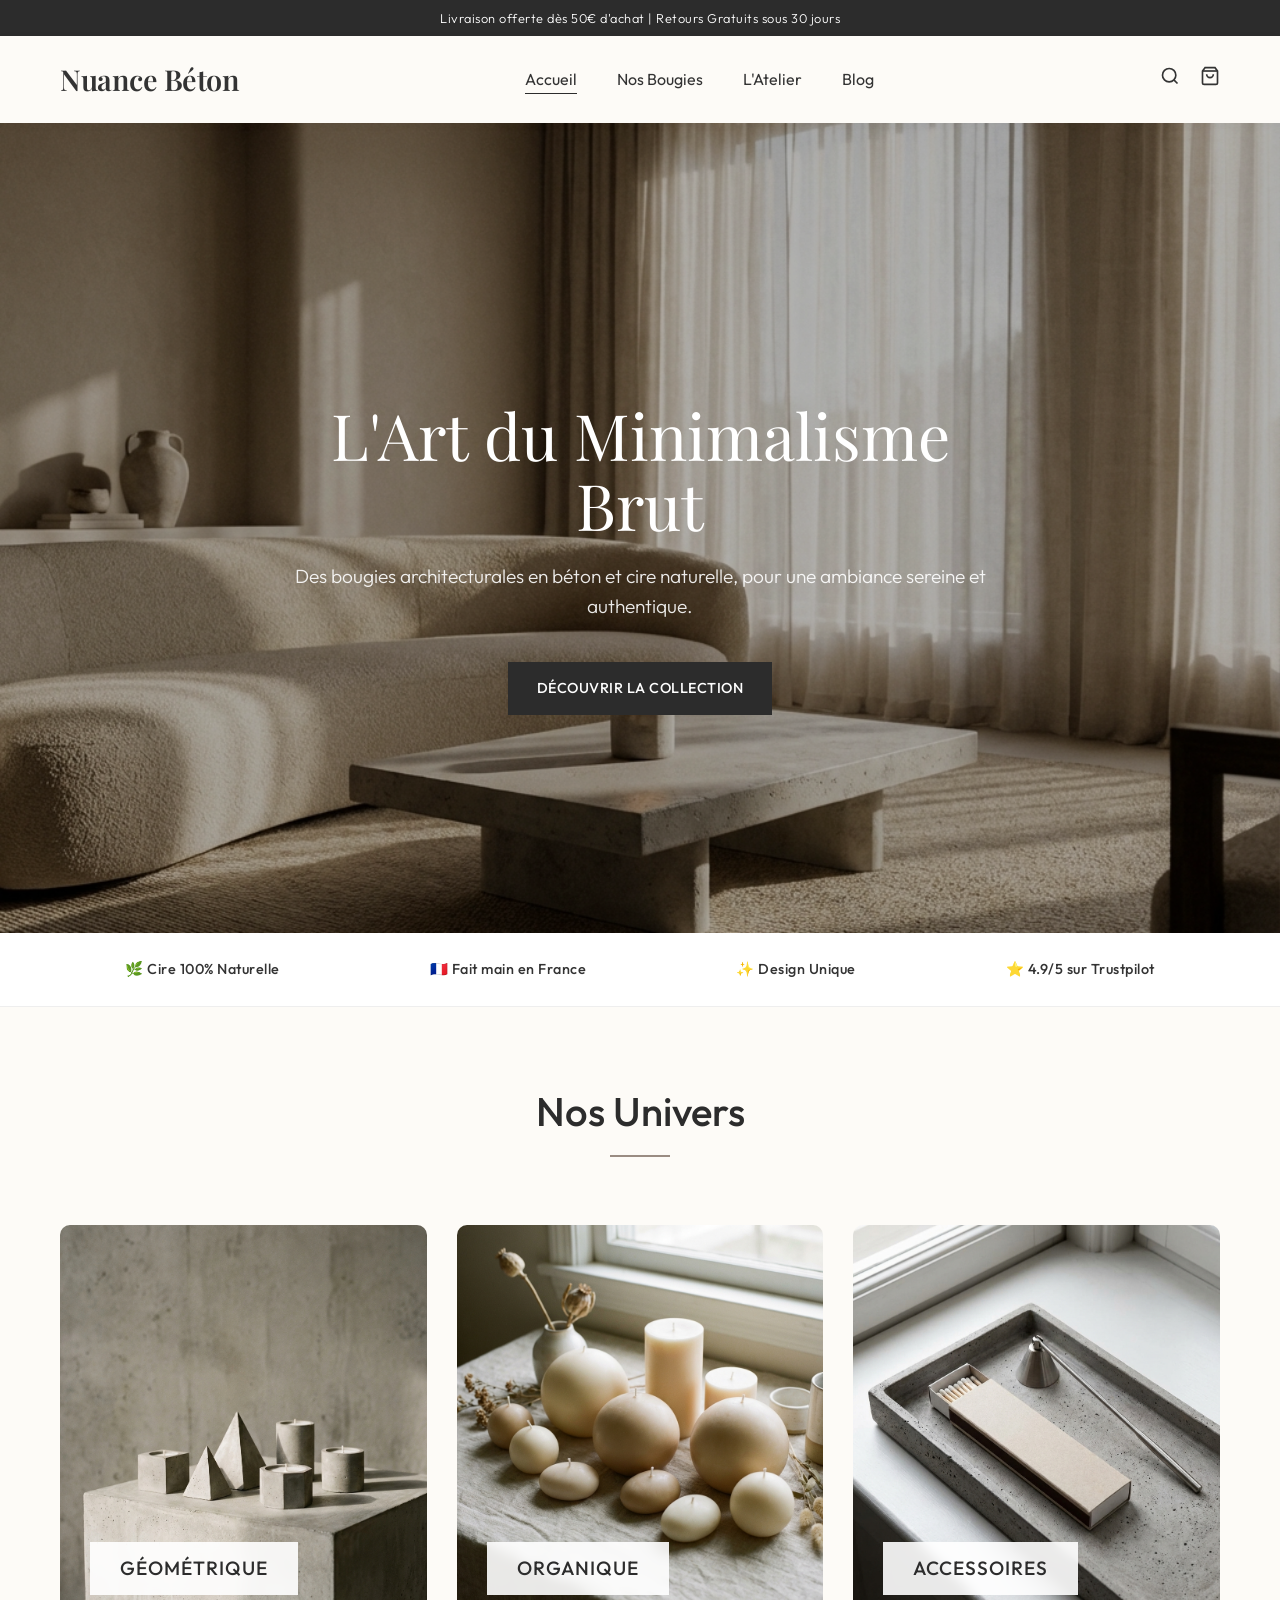
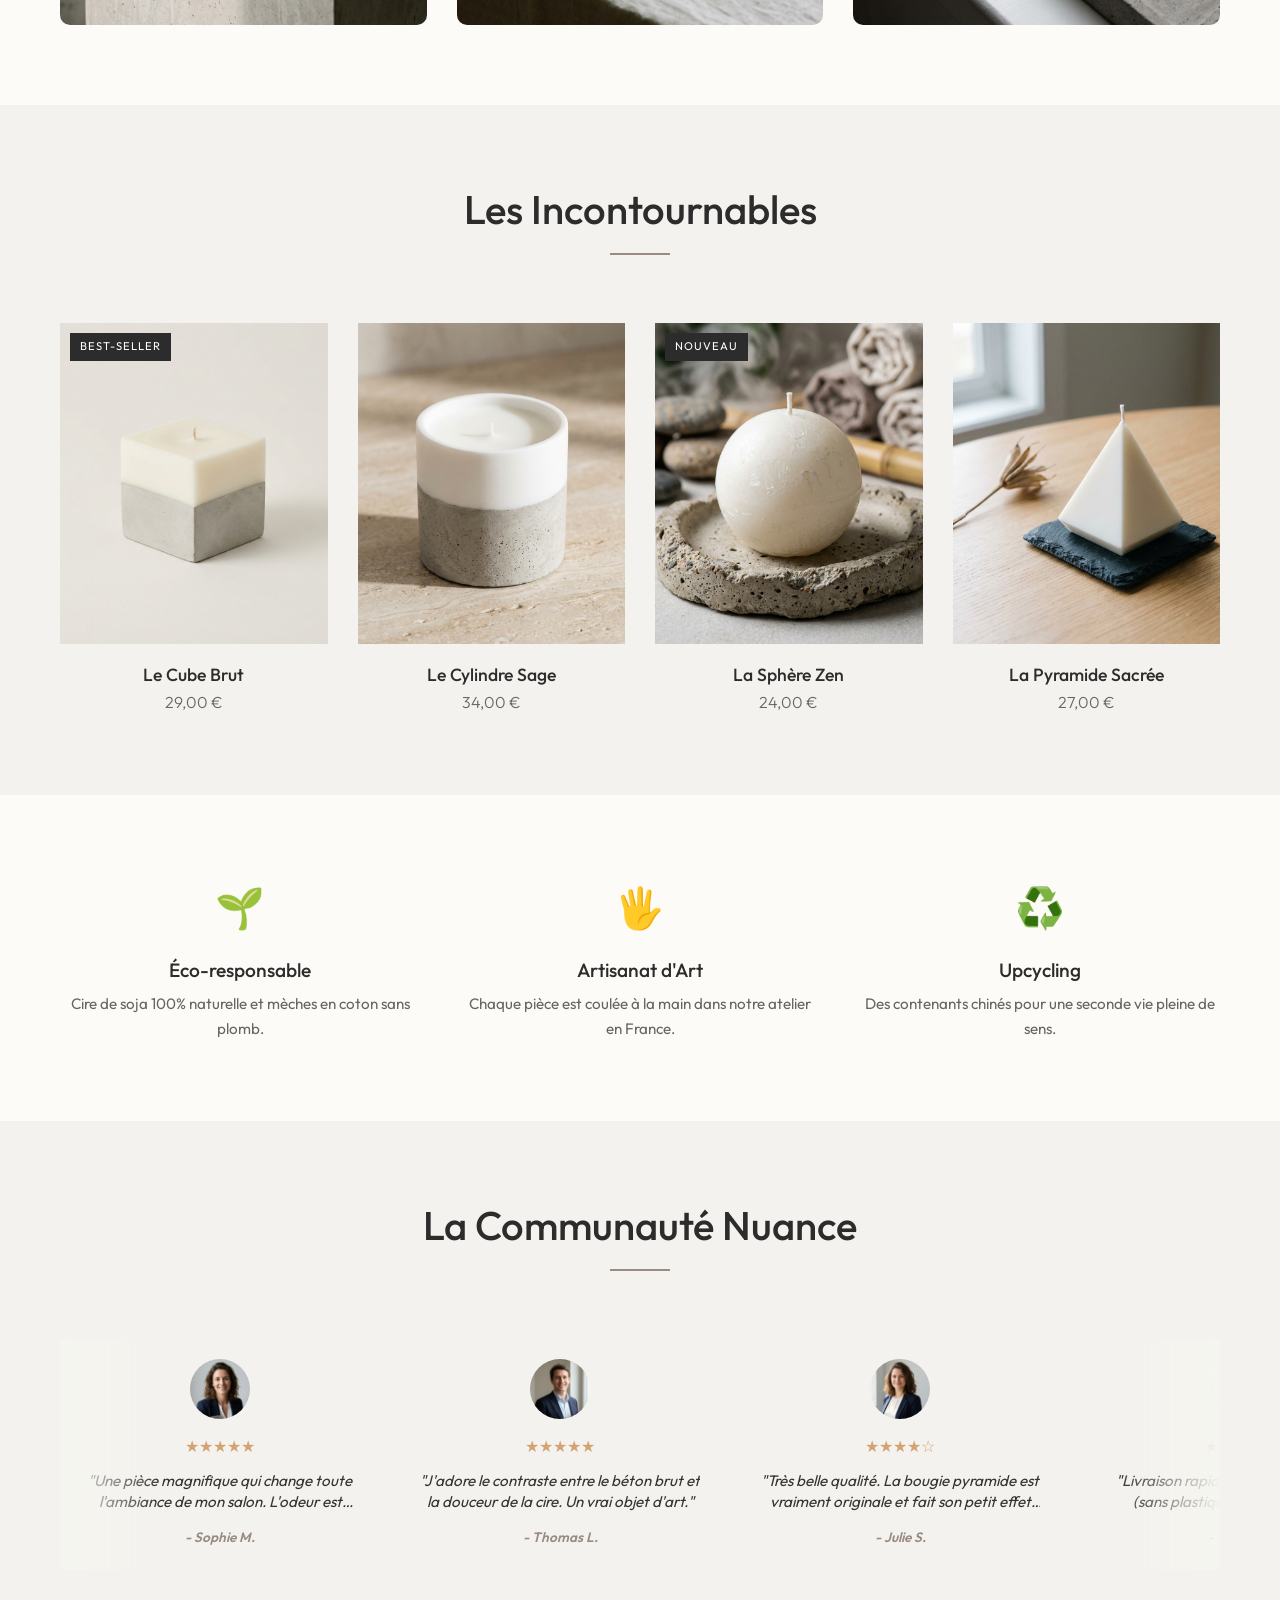
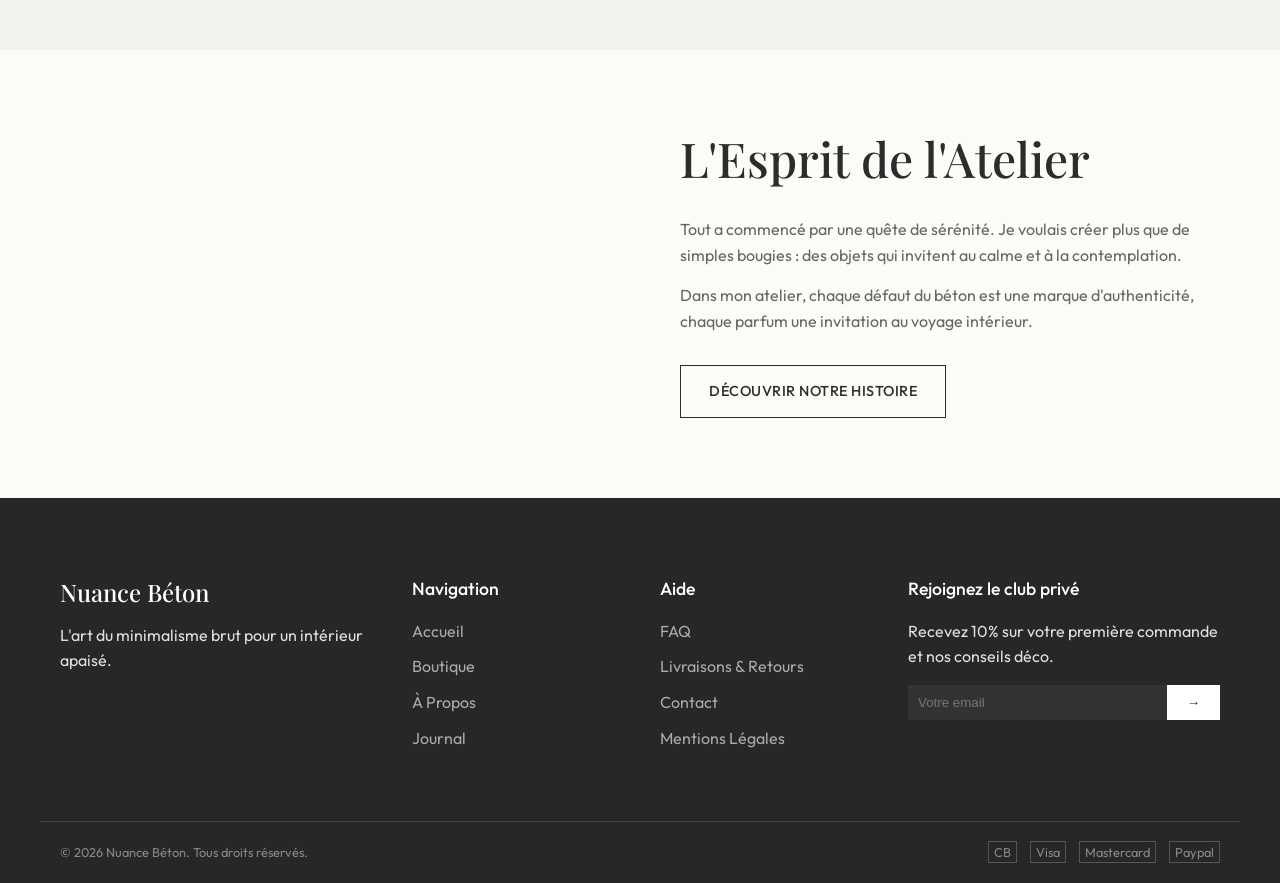
<file: index.html>
<!DOCTYPE html>
<html lang="fr">

<head>
    <meta charset="UTF-8">
    <meta name="viewport" content="width=device-width, initial-scale=1.0">
    <title>Nuance Béton | Bougies Artisanales & Design Minimaliste</title>
    <meta name="description"
        content="Bougies artisanales en cire naturelle et moules en béton. Une décoration unique, minimaliste et apaisante pour votre intérieur. Fait main en France.">
    <link rel="preconnect" href="https://fonts.googleapis.com">
    <link rel="preconnect" href="https://fonts.gstatic.com" crossorigin>
    <link
        href="https://fonts.googleapis.com/css2?family=Outfit:wght@300;400;500;600&family=Playfair+Display:ital,wght@0,400;0,600;1,400&display=swap"
        rel="stylesheet">
    <link rel="stylesheet" href="css/style.css">
    <script src="js/script.js" defer></script>
</head>

<body>

    <!-- Announcement Bar -->
    <div class="announcement-bar">
        Livraison offerte dès 50€ d'achat | Retours Gratuits sous 30 jours
    </div>

    <!-- Navigation -->
    <nav class="navbar">
        <div class="container navbar-content">
            <div class="logo">
                <a href="index.html">Nuance Béton</a>
            </div>
            <ul class="nav-links">
                <li><a href="index.html" class="active">Accueil</a></li>
                <li><a href="product.html">Nos Bougies</a></li>
                <li><a href="about.html">L'Atelier</a></li>
                <li><a href="blog.html">Blog</a></li>
            </ul>
            <div class="nav-icons">
                <a href="#" aria-label="Recherche"><svg width="20" height="20" viewBox="0 0 24 24" fill="none"
                        stroke="currentColor" stroke-width="2">
                        <circle cx="11" cy="11" r="8"></circle>
                        <line x1="21" y1="21" x2="16.65" y2="16.65"></line>
                    </svg></a>
                <a href="#" aria-label="Panier"><svg width="20" height="20" viewBox="0 0 24 24" fill="none"
                        stroke="currentColor" stroke-width="2">
                        <path d="M6 2L3 6v14a2 2 0 0 0 2 2h14a2 2 0 0 0 2-2V6l-3-4z"></path>
                        <line x1="3" y1="6" x2="21" y2="6"></line>
                        <path d="M16 10a4 4 0 0 1-8 0"></path>
                    </svg></a>
            </div>
            <div class="mobile-menu-toggle">
                <span></span>
                <span></span>
                <span></span>
            </div>
        </div>
    </nav>

    <!-- Hero Section -->
    <!-- Hero Section -->
    <header class="hero-section">
        <div class="hero-background">
            <!-- Hero Image -->
            <img src="images/hero.png" width="2070" height="1380" alt="Bougie artisanale minimaliste" class="hero-img">
            <div class="overlay"></div>
        </div>
        <div class="hero-content container">
            <h1 class="hero-title">L'Art du Minimalisme Brut</h1>
            <p class="hero-subtitle">Des bougies architecturales en béton et cire naturelle, pour une ambiance sereine
                et authentique.</p>
            <a href="product.html" class="btn btn-primary">Découvrir la collection</a>
        </div>
    </header>

    <!-- Trust Bar -->
    <section class="trust-bar">
        <div class="container trust-content">
            <div class="trust-item">
                <span class="trust-text">🌿 Cire 100% Naturelle</span>
            </div>
            <div class="trust-item">
                <span class="trust-text">🇫🇷 Fait main en France</span>
            </div>
            <div class="trust-item">
                <span class="trust-text">✨ Design Unique</span>
            </div>
            <div class="trust-item">
                <span class="trust-text">⭐ 4.9/5 sur Trustpilot</span>
            </div>
        </div>
    </section>

    <!-- Visual Categories -->
    <section class="categories-section section-padding">
        <div class="container">
            <h2 class="section-title">Nos Univers</h2>
            <div class="grid-categories">
                <div class="category-card"
                    data-description="Lignes épurées et formes structurées. Une collection inspirée par l'architecture moderne pour apporter rigueur et élégance à votre intérieur.">
                    <img src="images/category-geometric.png" width="800" height="800" alt="Collection Géométrique">
                    <div class="category-info">
                        <h3>Géométrique</h3>
                    </div>
                </div>
                <div class="category-card"
                    data-description="Courbes douces et imperfections maîtrisées. Célébration de la nature brute avec des formes fluides et des textures vivantes.">
                    <img src="images/category-organic.png" width="800" height="800" alt="Collection Organique">
                    <div class="category-info">
                        <h3>Organique</h3>
                    </div>
                </div>
                <div class="category-card"
                    data-description="Les indispensables pour sublimer vos bougies. Plateaux, éteignoirs et allumettes pensés pour compléter l'expérience Nuance.">
                    <img src="images/category-accessories.png" width="800" height="800" alt="Accessoires">
                    <div class="category-info">
                        <h3>Accessoires</h3>
                    </div>
                </div>
            </div>
            <div id="category-description" class="category-description-box" style="display: none;">
                <p id="category-text"></p>
            </div>
        </div>
    </section>

    <!-- Best Sellers -->
    <section class="bestsellers-section section-padding bg-light">
        <div class="container">
            <h2 class="section-title">Les Incontournables</h2>
            <div class="grid-products">
                <!-- Product 1 -->
                <div class="product-card">
                    <div class="product-img-wrapper">
                        <span class="badge">Best-Seller</span>
                        <a href="product-cube.html">
                            <img src="images/cube.png" width="800" height="800" alt="Bougie Cube Béton">
                        </a>
                        <button class="quick-view-btn">Aperçu rapide</button>
                    </div>
                    <div class="product-info">
                        <h3><a href="product-cube.html">Le Cube Brut</a></h3>
                        <p class="price">29,00 €</p>
                    </div>
                </div>
                <!-- Product 2 -->
                <div class="product-card">
                    <div class="product-img-wrapper">
                        <a href="product-cylindre.html">
                            <img src="images/cylindre.png" width="800" height="800" alt="Bougie Cylindre">
                        </a>
                        <button class="quick-view-btn">Aperçu rapide</button>
                    </div>
                    <div class="product-info">
                        <h3><a href="product-cylindre.html">Le Cylindre Sage</a></h3>
                        <p class="price">34,00 €</p>
                    </div>
                </div>
                <!-- Product 3 -->
                <div class="product-card">
                    <div class="product-img-wrapper">
                        <span class="badge">Nouveau</span>
                        <a href="product-sphere.html">
                            <img src="images/sphere.png" width="800" height="800" alt="Bougie Sphère">
                        </a>
                        <button class="quick-view-btn">Aperçu rapide</button>
                    </div>
                    <div class="product-info">
                        <h3><a href="product-sphere.html">La Sphère Zen</a></h3>
                        <p class="price">24,00 €</p>
                    </div>
                </div>
                <!-- Product 4 -->
                <div class="product-card">
                    <div class="product-img-wrapper">
                        <a href="product-pyramid.html">
                            <img src="images/pyramid.png" width="800" height="800" alt="Bougie Pyramide">
                        </a>
                        <button class="quick-view-btn">Aperçu rapide</button>
                    </div>
                    <div class="product-info">
                        <h3><a href="product-pyramid.html">La Pyramide Sacrée</a></h3>
                        <p class="price">27,00 €</p>
                    </div>
                </div>
            </div>
        </div>
    </section>

    <!-- USP Section -->
    <section class="usp-section section-padding">
        <div class="container grid-usp">
            <div class="usp-item">
                <div class="usp-icon">🌱</div>
                <h3>Éco-responsable</h3>
                <p>Cire de soja 100% naturelle et mèches en coton sans plomb.</p>
            </div>
            <div class="usp-item">
                <div class="usp-icon">🖐️</div>
                <h3>Artisanat d'Art</h3>
                <p>Chaque pièce est coulée à la main dans notre atelier en France.</p>
            </div>
            <div class="usp-item">
                <div class="usp-icon">♻️</div>
                <h3>Upcycling</h3>
                <p>Des contenants chinés pour une seconde vie pleine de sens.</p>
            </div>
        </div>
    </section>

    <!-- Social Proof / Wall of Love -->
    <section class="social-proof-section section-padding bg-light">
        <div class="container">
            <h2 class="section-title">La Communauté Nuance</h2>
            <div class="grid-testimonials">
                <div class="testimonials-track">
                    <!-- Original Set -->
                    <div class="testimonial-card">
                        <img src="images/avatar-sophie.png" alt="Sophie M." class="client-avatar">
                        <div class="stars" style="color: #D4A373; margin-bottom: 10px;">★★★★★</div>
                        <blockquote>"Une pièce magnifique qui change toute l'ambiance de mon salon. L'odeur est subtile
                            et apaisante."</blockquote>
                        <cite>- Sophie M.</cite>
                    </div>
                    <div class="testimonial-card">
                        <img src="images/avatar-thomas.png" alt="Thomas L." class="client-avatar">
                        <div class="stars" style="color: #D4A373; margin-bottom: 10px;">★★★★★</div>
                        <blockquote>"J'adore le contraste entre le béton brut et la douceur de la cire. Un vrai objet
                            d'art."</blockquote>
                        <cite>- Thomas L.</cite>
                    </div>
                    <div class="testimonial-card">
                        <img src="images/avatar-julie.png" alt="Julie S." class="client-avatar">
                        <div class="stars" style="color: #D4A373; margin-bottom: 10px;">★★★★☆</div>
                        <blockquote>"Très belle qualité. La bougie pyramide est vraiment originale et fait son petit
                            effet sur ma table basse."</blockquote>
                        <cite>- Julie S.</cite>
                    </div>
                    <div class="testimonial-card">
                        <img src="images/avatar-lucas.png" alt="Lucas M." class="client-avatar">
                        <div class="stars" style="color: #D4A373; margin-bottom: 10px;">★★★★★</div>
                        <blockquote>"Livraison rapide et emballage soigné (sans plastique !). La bougie sent divinement
                            bon même éteinte."</blockquote>
                        <cite>- Lucas M.</cite>
                    </div>
                    <div class="testimonial-card">
                        <img src="images/avatar-chloe.png" alt="Chloé B." class="client-avatar">
                        <div class="stars" style="color: #D4A373; margin-bottom: 10px;">★★★★★</div>
                        <blockquote>"Le béton est très bien fini, lisse au toucher. On sent que c'est du fait main de
                            grande qualité."</blockquote>
                        <cite>- Chloé B.</cite>
                    </div>
                    <div class="testimonial-card">
                        <img src="images/avatar-antoine.png" alt="Antoine R." class="client-avatar">
                        <div class="stars" style="color: #D4A373; margin-bottom: 10px;">★★★★☆</div>
                        <blockquote>"Parfait pour offrir. J'ai pris le coffret découverte pour ma mère, elle était ravie
                            !"</blockquote>
                        <cite>- Antoine R.</cite>
                    </div>

                    <!-- Duplicate Set 1 -->
                    <div class="testimonial-card">
                        <img src="images/avatar-sophie.png" alt="Sophie M." class="client-avatar">
                        <div class="stars" style="color: #D4A373; margin-bottom: 10px;">★★★★★</div>
                        <blockquote>"Une pièce magnifique qui change toute l'ambiance de mon salon. L'odeur est subtile
                            et apaisante."</blockquote>
                        <cite>- Sophie M.</cite>
                    </div>
                    <div class="testimonial-card">
                        <img src="images/avatar-thomas.png" alt="Thomas L." class="client-avatar">
                        <div class="stars" style="color: #D4A373; margin-bottom: 10px;">★★★★★</div>
                        <blockquote>"J'adore le contraste entre le béton brut et la douceur de la cire. Un vrai objet
                            d'art."</blockquote>
                        <cite>- Thomas L.</cite>
                    </div>
                    <div class="testimonial-card">
                        <img src="images/avatar-julie.png" alt="Julie S." class="client-avatar">
                        <div class="stars" style="color: #D4A373; margin-bottom: 10px;">★★★★☆</div>
                        <blockquote>"Très belle qualité. La bougie pyramide est vraiment originale et fait son petit
                            effet sur ma table basse."</blockquote>
                        <cite>- Julie S.</cite>
                    </div>
                    <div class="testimonial-card">
                        <img src="images/avatar-lucas.png" alt="Lucas M." class="client-avatar">
                        <div class="stars" style="color: #D4A373; margin-bottom: 10px;">★★★★★</div>
                        <blockquote>"Livraison rapide et emballage soigné (sans plastique !). La bougie sent divinement
                            bon même éteinte."</blockquote>
                        <cite>- Lucas M.</cite>
                    </div>
                    <div class="testimonial-card">
                        <img src="images/avatar-chloe.png" alt="Chloé B." class="client-avatar">
                        <div class="stars" style="color: #D4A373; margin-bottom: 10px;">★★★★★</div>
                        <blockquote>"Le béton est très bien fini, lisse au toucher. On sent que c'est du fait main de
                            grande qualité."</blockquote>
                        <cite>- Chloé B.</cite>
                    </div>
                    <div class="testimonial-card">
                        <img src="images/avatar-antoine.png" alt="Antoine R." class="client-avatar">
                        <div class="stars" style="color: #D4A373; margin-bottom: 10px;">★★★★☆</div>
                        <blockquote>"Parfait pour offrir. J'ai pris le coffret découverte pour ma mère, elle était ravie
                            !"</blockquote>
                        <cite>- Antoine R.</cite>
                    </div>

                    <!-- Duplicate Set 2 -->
                    <div class="testimonial-card">
                        <img src="images/avatar-sophie.png" alt="Sophie M." class="client-avatar">
                        <div class="stars" style="color: #D4A373; margin-bottom: 10px;">★★★★★</div>
                        <blockquote>"Une pièce magnifique qui change toute l'ambiance de mon salon. L'odeur est subtile
                            et apaisante."</blockquote>
                        <cite>- Sophie M.</cite>
                    </div>
                    <div class="testimonial-card">
                        <img src="images/avatar-thomas.png" alt="Thomas L." class="client-avatar">
                        <div class="stars" style="color: #D4A373; margin-bottom: 10px;">★★★★★</div>
                        <blockquote>"J'adore le contraste entre le béton brut et la douceur de la cire. Un vrai objet
                            d'art."</blockquote>
                        <cite>- Thomas L.</cite>
                    </div>
                    <div class="testimonial-card">
                        <img src="images/avatar-julie.png" alt="Julie S." class="client-avatar">
                        <div class="stars" style="color: #D4A373; margin-bottom: 10px;">★★★★☆</div>
                        <blockquote>"Très belle qualité. La bougie pyramide est vraiment originale et fait son petit
                            effet sur ma table basse."</blockquote>
                        <cite>- Julie S.</cite>
                    </div>
                    <div class="testimonial-card">
                        <img src="images/avatar-lucas.png" alt="Lucas M." class="client-avatar">
                        <div class="stars" style="color: #D4A373; margin-bottom: 10px;">★★★★★</div>
                        <blockquote>"Livraison rapide et emballage soigné (sans plastique !). La bougie sent divinement
                            bon même éteinte."</blockquote>
                        <cite>- Lucas M.</cite>
                    </div>
                    <div class="testimonial-card">
                        <img src="images/avatar-chloe.png" alt="Chloé B." class="client-avatar">
                        <div class="stars" style="color: #D4A373; margin-bottom: 10px;">★★★★★</div>
                        <blockquote>"Le béton est très bien fini, lisse au toucher. On sent que c'est du fait main de
                            grande qualité."</blockquote>
                        <cite>- Chloé B.</cite>
                    </div>
                    <div class="testimonial-card">
                        <img src="images/avatar-antoine.png" alt="Antoine R." class="client-avatar">
                        <div class="stars" style="color: #D4A373; margin-bottom: 10px;">★★★★☆</div>
                        <blockquote>"Parfait pour offrir. J'ai pris le coffret découverte pour ma mère, elle était ravie
                            !"</blockquote>
                        <cite>- Antoine R.</cite>
                    </div>

                    <!-- Duplicate Set 3 -->
                    <div class="testimonial-card">
                        <img src="images/avatar-sophie.png" alt="Sophie M." class="client-avatar">
                        <div class="stars" style="color: #D4A373; margin-bottom: 10px;">★★★★★</div>
                        <blockquote>"Une pièce magnifique qui change toute l'ambiance de mon salon. L'odeur est subtile
                            et apaisante."</blockquote>
                        <cite>- Sophie M.</cite>
                    </div>
                    <div class="testimonial-card">
                        <img src="images/avatar-thomas.png" alt="Thomas L." class="client-avatar">
                        <div class="stars" style="color: #D4A373; margin-bottom: 10px;">★★★★★</div>
                        <blockquote>"J'adore le contraste entre le béton brut et la douceur de la cire. Un vrai objet
                            d'art."</blockquote>
                        <cite>- Thomas L.</cite>
                    </div>
                    <div class="testimonial-card">
                        <img src="images/avatar-julie.png" alt="Julie S." class="client-avatar">
                        <div class="stars" style="color: #D4A373; margin-bottom: 10px;">★★★★☆</div>
                        <blockquote>"Très belle qualité. La bougie pyramide est vraiment originale et fait son petit
                            effet sur ma table basse."</blockquote>
                        <cite>- Julie S.</cite>
                    </div>
                    <div class="testimonial-card">
                        <img src="images/avatar-lucas.png" alt="Lucas M." class="client-avatar">
                        <div class="stars" style="color: #D4A373; margin-bottom: 10px;">★★★★★</div>
                        <blockquote>"Livraison rapide et emballage soigné (sans plastique !). La bougie sent divinement
                            bon même éteinte."</blockquote>
                        <cite>- Lucas M.</cite>
                    </div>
                    <div class="testimonial-card">
                        <img src="images/avatar-chloe.png" alt="Chloé B." class="client-avatar">
                        <div class="stars" style="color: #D4A373; margin-bottom: 10px;">★★★★★</div>
                        <blockquote>"Le béton est très bien fini, lisse au toucher. On sent que c'est du fait main de
                            grande qualité."</blockquote>
                        <cite>- Chloé B.</cite>
                    </div>
                    <div class="testimonial-card">
                        <img src="images/avatar-antoine.png" alt="Antoine R." class="client-avatar">
                        <div class="stars" style="color: #D4A373; margin-bottom: 10px;">★★★★☆</div>
                        <blockquote>"Parfait pour offrir. J'ai pris le coffret découverte pour ma mère, elle était ravie
                            !"</blockquote>
                        <cite>- Antoine R.</cite>
                    </div>
                </div>
            </div>
        </div>
    </section>

    <!-- Storytelling -->
    <section class="storytelling-section section-padding">
        <div class="container grid-story">
            <div class="story-image">
                <video src="video_atelier.mp4" autoplay loop muted playsinline width="100%" height="auto"
                    style="border-radius: var(--border-radius, 4px); display: block;"></video>
            </div>
            <div class="story-content">
                <h2>L'Esprit de l'Atelier</h2>
                <div class="story-text">
                    <p>Tout a commencé par une quête de sérénité. Je voulais créer plus que de simples bougies : des
                        objets qui invitent au calme et à la contemplation.</p>
                    <p>Dans mon atelier, chaque défaut du béton est une marque d'authenticité, chaque parfum une
                        invitation au voyage intérieur.</p>
                </div>
                <a href="about.html" class="btn btn-secondary">Découvrir notre histoire</a>
            </div>
        </div>
    </section>

    <!-- Footer -->
    <footer class="footer">
        <div class="container grid-footer">
            <div class="footer-col">
                <h3>Nuance Béton</h3>
                <p>L'art du minimalisme brut pour un intérieur apaisé.</p>
            </div>
            <div class="footer-col">
                <h4>Navigation</h4>
                <ul>
                    <li><a href="index.html">Accueil</a></li>
                    <li><a href="product.html">Boutique</a></li>
                    <li><a href="about.html">À Propos</a></li>
                    <li><a href="blog.html">Journal</a></li>
                </ul>
            </div>
            <div class="footer-col">
                <h4>Aide</h4>
                <ul>
                    <li><a href="#">FAQ</a></li>
                    <li><a href="#">Livraisons & Retours</a></li>
                    <li><a href="#">Contact</a></li>
                    <li><a href="#">Mentions Légales</a></li>
                </ul>
            </div>
            <div class="footer-col newsletter">
                <h4>Rejoignez le club privé</h4>
                <p>Recevez 10% sur votre première commande et nos conseils déco.</p>
                <form class="newsletter-form">
                    <input type="email" placeholder="Votre email">
                    <button type="submit" class="btn-submit">→</button>
                </form>
            </div>
        </div>
        <div class="footer-bottom container">
            <p>&copy; 2026 Nuance Béton. Tous droits réservés.</p>
            <div class="payment-methods">
                <span>CB</span>
                <span>Visa</span>
                <span>Mastercard</span>
                <span>Paypal</span>
            </div>
        </div>
    </footer>

</body>

</html>
</file>
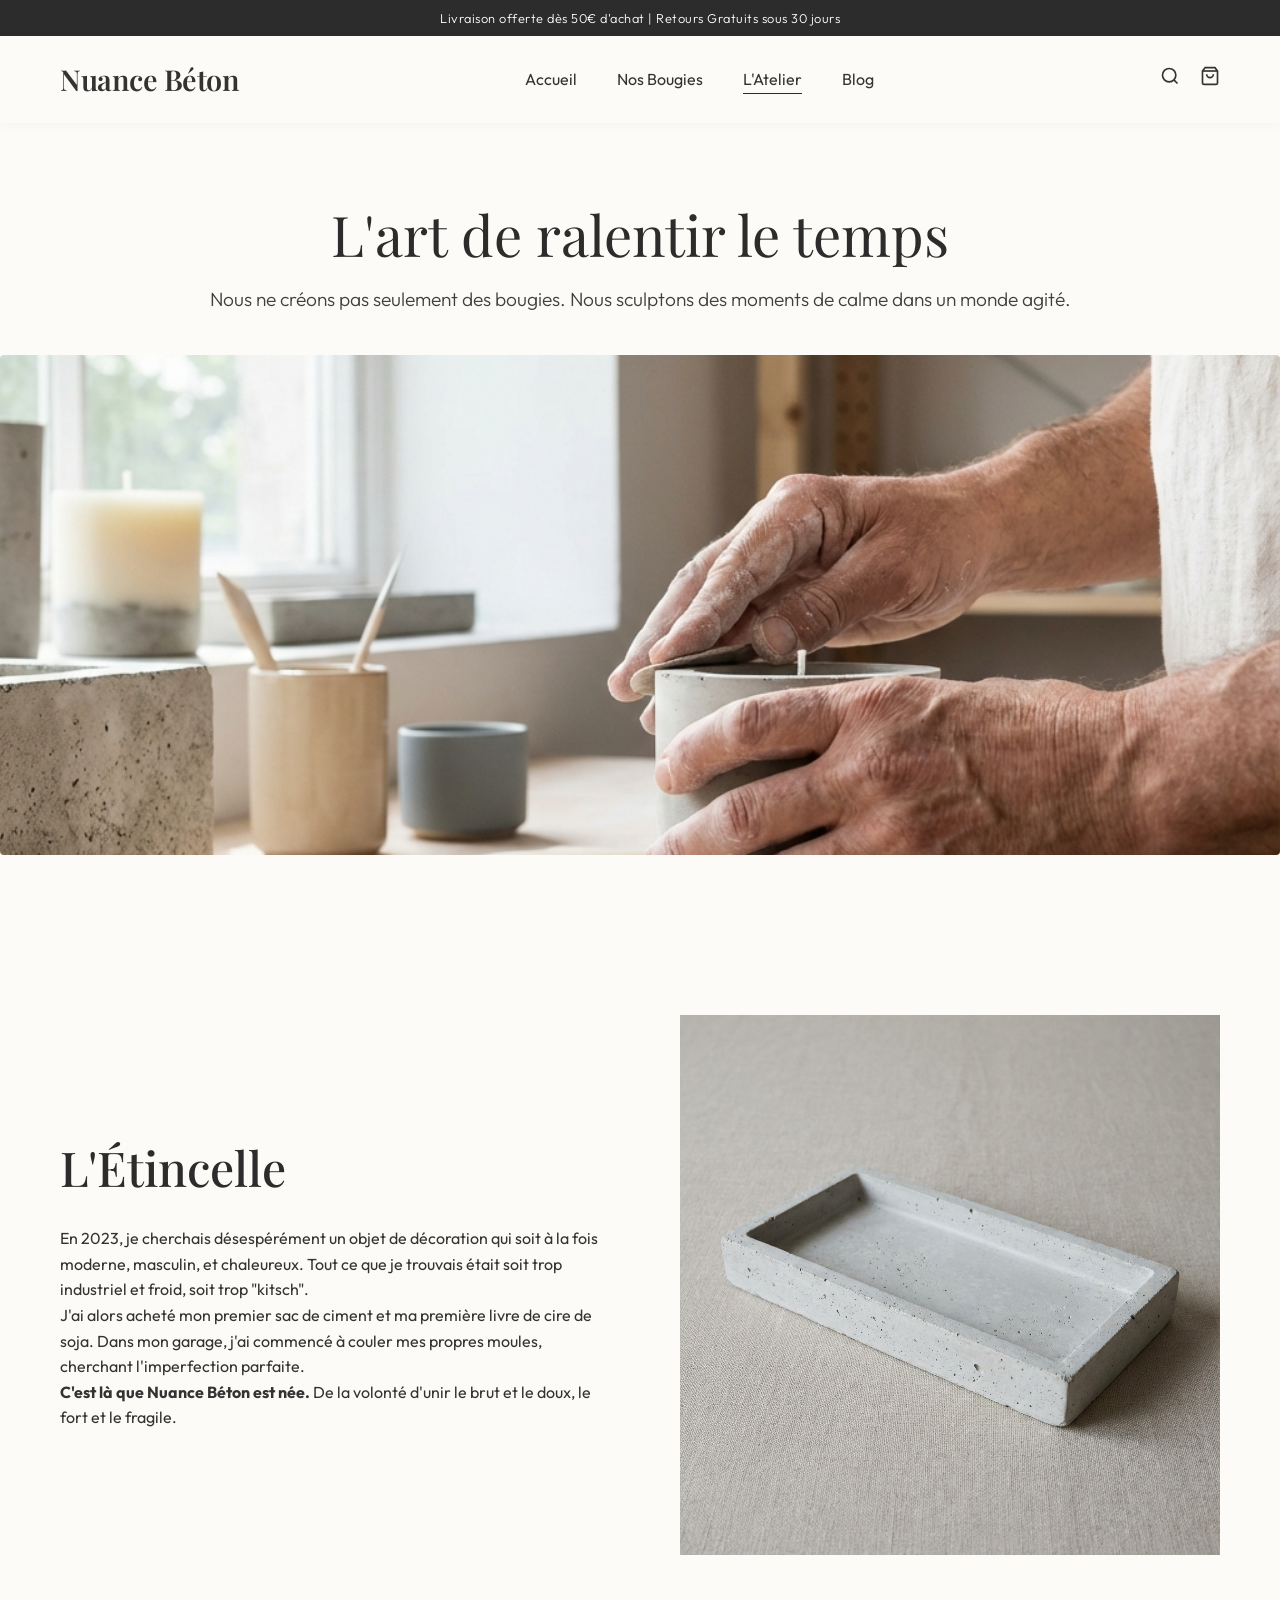
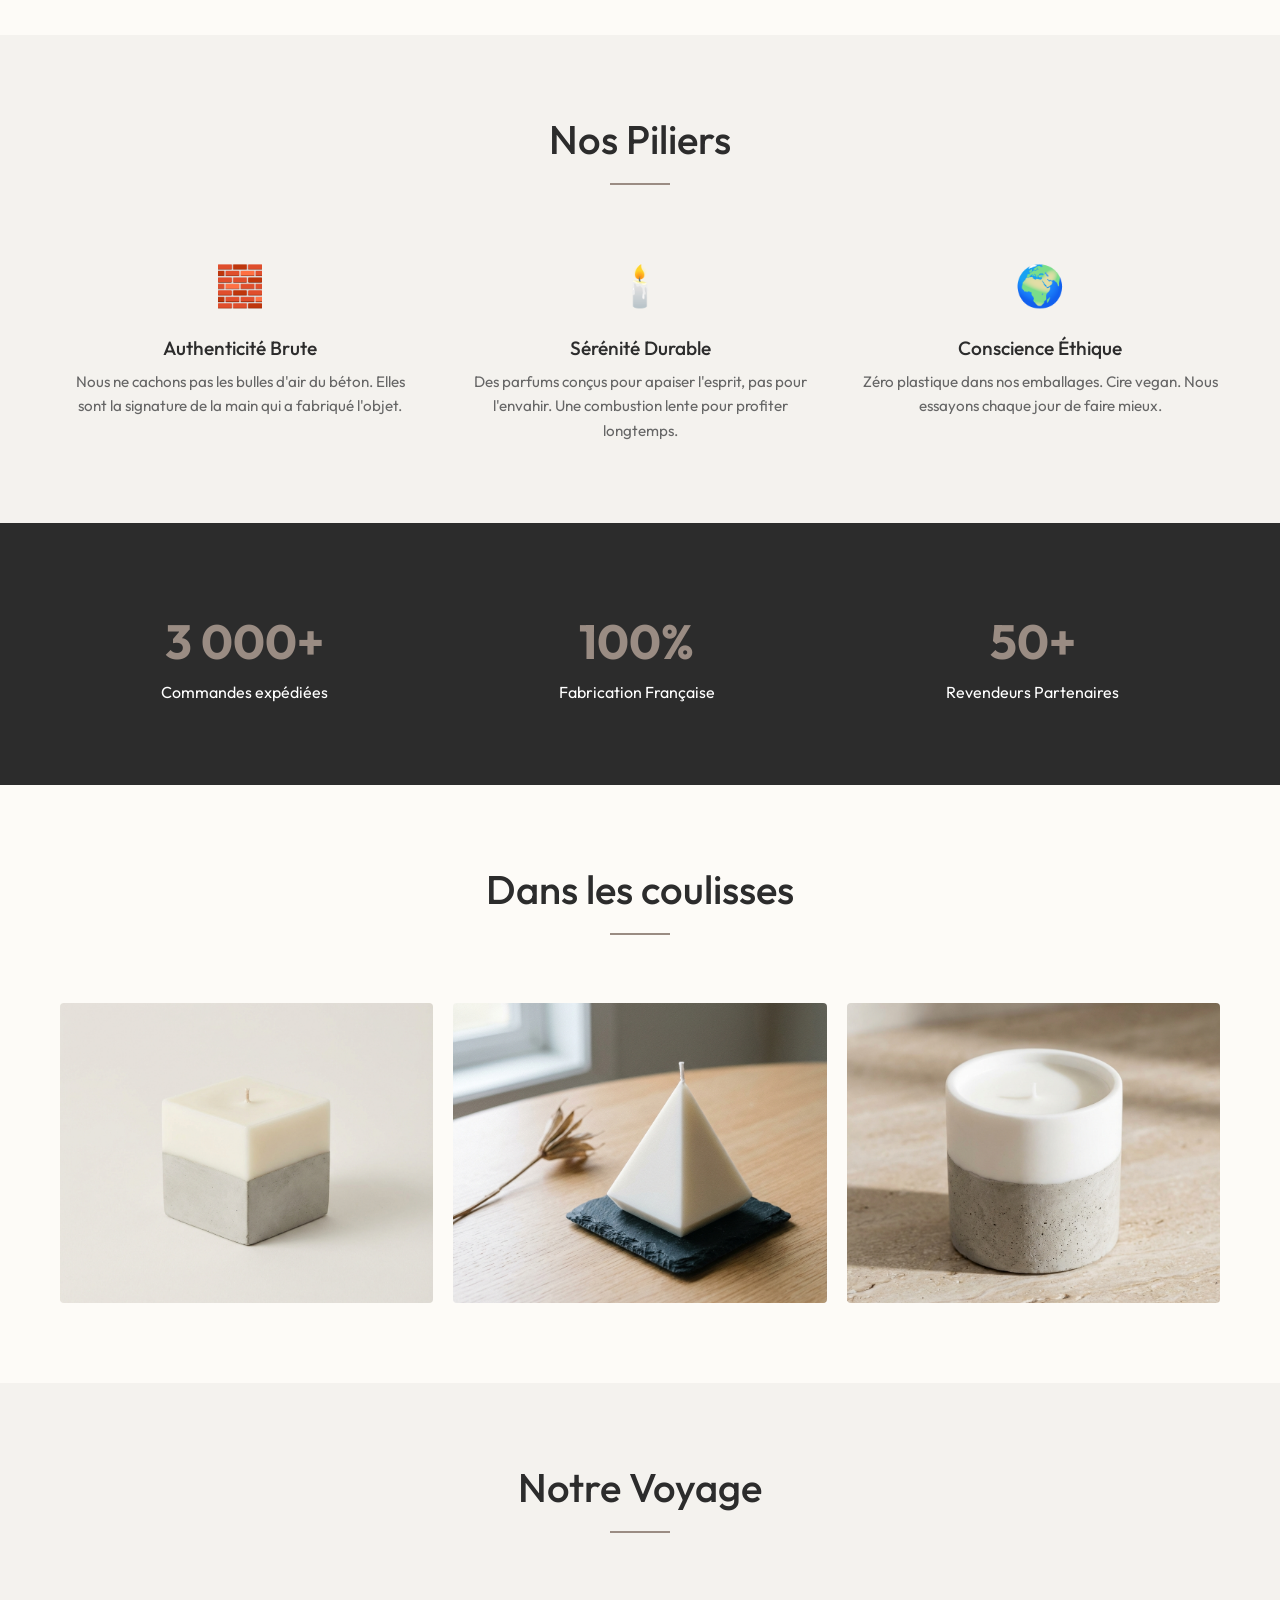
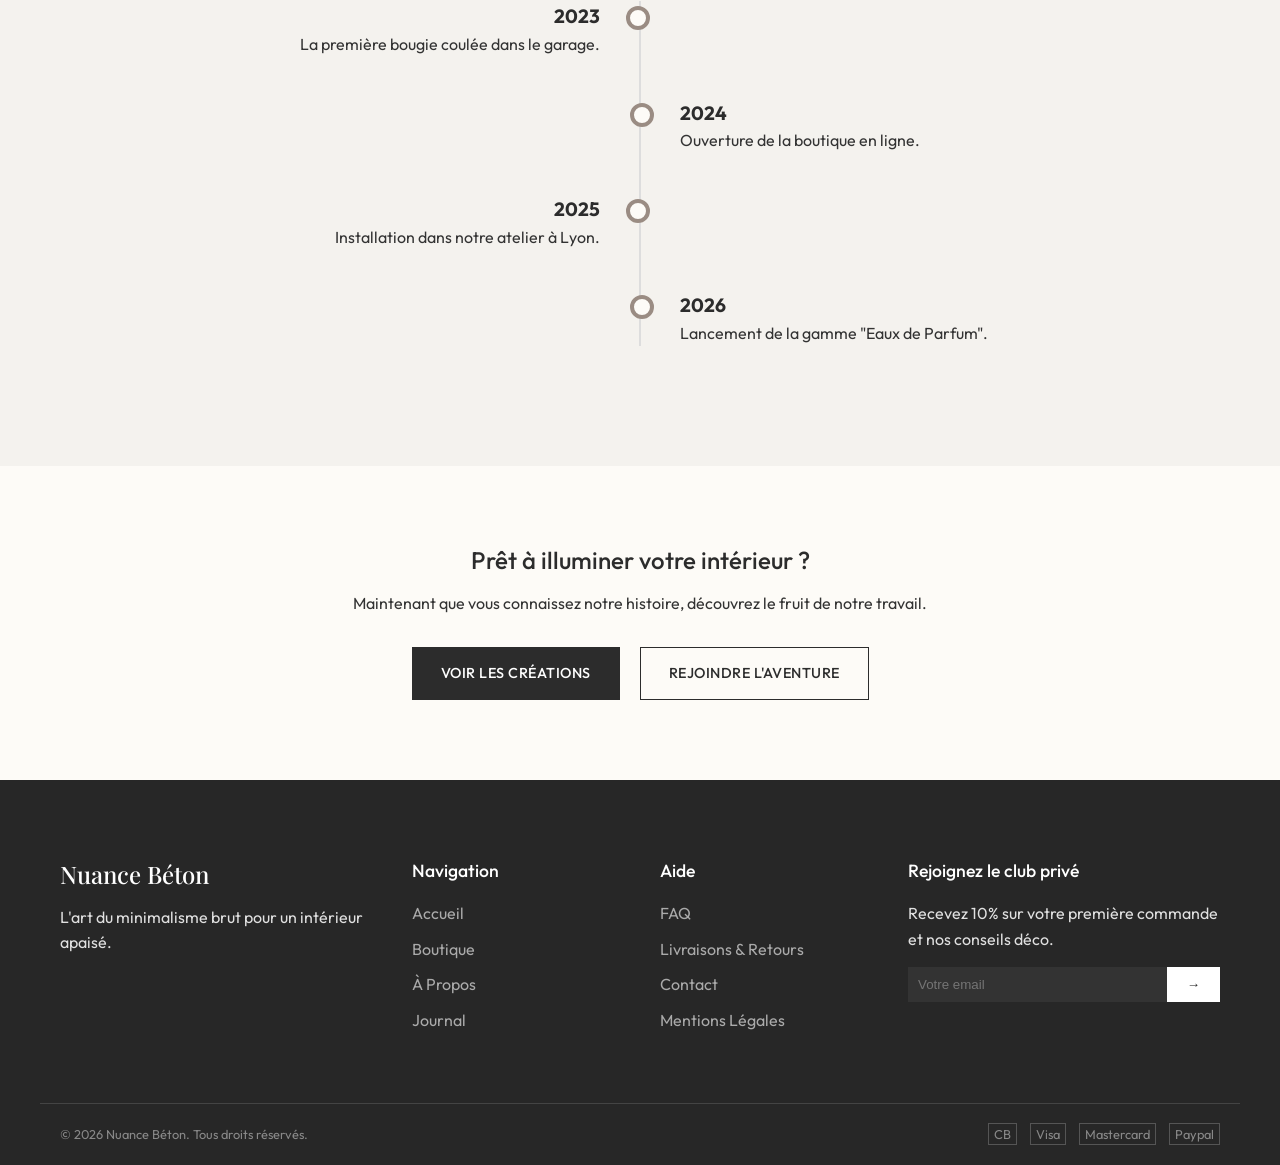
<file: about.html>
<!DOCTYPE html>
<html lang="fr">

<head>
    <meta charset="UTF-8">
    <meta name="viewport" content="width=device-width, initial-scale=1.0">
    <title>À Propos de Nuance Béton | Notre Histoire & Nos Valeurs</title>
    <meta name="description"
        content="Découvrez l'histoire de Nuance Béton, une marque artisanale née de l'amour pour le design brut et la sérénité.">
    <link rel="preconnect" href="https://fonts.googleapis.com">
    <link rel="preconnect" href="https://fonts.gstatic.com" crossorigin>
    <link
        href="https://fonts.googleapis.com/css2?family=Outfit:wght@300;400;500;600&family=Playfair+Display:ital,wght@0,400;0,600;1,400&display=swap"
        rel="stylesheet">
    <link rel="stylesheet" href="css/style.css">
    <script src="js/script.js" defer></script>
</head>

<body>

    <!-- Announcement Bar -->
    <div class="announcement-bar">
        Livraison offerte dès 50€ d'achat | Retours Gratuits sous 30 jours
    </div>

    <!-- Navigation -->
    <nav class="navbar">
        <div class="container navbar-content">
            <div class="logo">
                <a href="index.html">Nuance Béton</a>
            </div>
            <ul class="nav-links">
                <li><a href="index.html">Accueil</a></li>
                <li><a href="product.html">Nos Bougies</a></li>
                <li><a href="about.html" class="active">L'Atelier</a></li>
                <li><a href="blog.html">Blog</a></li>
            </ul>
            <div class="nav-icons">
                <a href="#"><svg width="20" height="20" viewBox="0 0 24 24" fill="none" stroke="currentColor"
                        stroke-width="2">
                        <circle cx="11" cy="11" r="8"></circle>
                        <line x1="21" y1="21" x2="16.65" y2="16.65"></line>
                    </svg></a>
                <a href="#"><svg width="20" height="20" viewBox="0 0 24 24" fill="none" stroke="currentColor"
                        stroke-width="2">
                        <path d="M6 2L3 6v14a2 2 0 0 0 2 2h14a2 2 0 0 0 2-2V6l-3-4z"></path>
                        <line x1="3" y1="6" x2="21" y2="6"></line>
                        <path d="M16 10a4 4 0 0 1-8 0"></path>
                    </svg></a>
            </div>
            <div class="mobile-menu-toggle">
                <span></span>
                <span></span>
                <span></span>
            </div>
        </div>
    </nav>

    <!-- Manifesto / Hero -->
    <header class="about-hero section-padding">
        <div class="container text-center">
            <h1 class="hero-title text-dark">L'art de ralentir le temps</h1>
            <p class="hero-subtitle text-dark">Nous ne créons pas seulement des bougies. Nous sculptons des moments de
                calme dans un monde agité.</p>
        </div>
        <div class="about-hero-img-container">
            <img src="images/atelier.png" alt="Atelier Nuance Béton">
        </div>
    </header>

    <!-- Origin Story -->
    <section class="origin-story section-padding">
        <div class="container grid-story">
            <div class="story-content">
                <h2>L'Étincelle</h2>
                <p>En 2023, je cherchais désespérément un objet de décoration qui soit à la fois moderne, masculin, et
                    chaleureux. Tout ce que je trouvais était soit trop industriel et froid, soit trop "kitsch".</p>
                <p>J'ai alors acheté mon premier sac de ciment et ma première livre de cire de soja. Dans mon garage,
                    j'ai commencé à couler mes propres moules, cherchant l'imperfection parfaite.</p>
                <p><strong>C'est là que Nuance Béton est née.</strong> De la volonté d'unir le brut et le doux, le fort
                    et le fragile.</p>
            </div>
            <div class="story-image">
                <img src="images/tray.png" alt="Premiers prototypes">
            </div>
        </div>
    </section>

    <!-- Values -->
    <section class="values-section section-padding bg-light">
        <div class="container text-center">
            <h2 class="section-title">Nos Piliers</h2>
            <div class="grid-usp">
                <div class="usp-item">
                    <div class="usp-icon">🧱</div>
                    <h3>Authenticité Brute</h3>
                    <p>Nous ne cachons pas les bulles d'air du béton. Elles sont la signature de la main qui a fabriqué
                        l'objet.</p>
                </div>
                <div class="usp-item">
                    <div class="usp-icon">🕯️</div>
                    <h3>Sérénité Durable</h3>
                    <p>Des parfums conçus pour apaiser l'esprit, pas pour l'envahir. Une combustion lente pour profiter
                        longtemps.</p>
                </div>
                <div class="usp-item">
                    <div class="usp-icon">🌍</div>
                    <h3>Conscience Éthique</h3>
                    <p>Zéro plastique dans nos emballages. Cire vegan. Nous essayons chaque jour de faire mieux.</p>
                </div>
            </div>
        </div>
    </section>



    <!-- Authority & Data -->
    <section class="authority-section section-padding bg-dark text-white">
        <div class="container">
            <div class="grid-stats">
                <div class="stat-item">
                    <span class="stat-number">3 000+</span>
                    <span class="stat-label">Commandes expédiées</span>
                </div>
                <div class="stat-item">
                    <span class="stat-number">100%</span>
                    <span class="stat-label">Fabrication Française</span>
                </div>
                <div class="stat-item">
                    <span class="stat-number">50+</span>
                    <span class="stat-label">Revendeurs Partenaires</span>
                </div>
            </div>
        </div>
    </section>

    <!-- Behind the Scenes -->
    <section class="bts-section section-padding">
        <div class="container">
            <h2 class="section-title">Dans les coulisses</h2>
            <div class="grid-bts">
                <img src="images/cube.png" alt="Mélange du béton">
                <img src="images/pyramid.png" alt="Séchage">
                <img src="images/cylindre.png" alt="Packaging">
            </div>
        </div>
    </section>

    <!-- Timeline -->
    <section class="timeline-section section-padding bg-light">
        <div class="container">
            <h2 class="section-title">Notre Voyage</h2>
            <div class="timeline">
                <div class="timeline-item">
                    <div class="year">2023</div>
                    <div class="event">La première bougie coulée dans le garage.</div>
                </div>
                <div class="timeline-item">
                    <div class="year">2024</div>
                    <div class="event">Ouverture de la boutique en ligne.</div>
                </div>
                <div class="timeline-item">
                    <div class="year">2025</div>
                    <div class="event">Installation dans notre atelier à Lyon.</div>
                </div>
                <div class="timeline-item future">
                    <div class="year">2026</div>
                    <div class="event">Lancement de la gamme "Eaux de Parfum".</div>
                </div>
            </div>
        </div>
    </section>

    <!-- CTA -->
    <section class="about-cta section-padding text-center">
        <div class="container">
            <h2>Prêt à illuminer votre intérieur ?</h2>
            <p>Maintenant que vous connaissez notre histoire, découvrez le fruit de notre travail.</p>
            <div class="cta-buttons">
                <a href="product.html" class="btn btn-primary">Voir les créations</a>
                <a href="index.html#newsletter" class="btn btn-secondary">Rejoindre l'aventure</a>
            </div>
        </div>
    </section>

    <!-- Footer -->
    <footer class="footer">
        <!-- Content same as index -->
        <div class="container grid-footer">
            <div class="footer-col">
                <h3>Nuance Béton</h3>
                <p>L'art du minimalisme brut pour un intérieur apaisé.</p>
            </div>
            <div class="footer-col">
                <h4>Navigation</h4>
                <ul>
                    <li><a href="index.html">Accueil</a></li>
                    <li><a href="product.html">Boutique</a></li>
                    <li><a href="about.html">À Propos</a></li>
                    <li><a href="blog.html">Journal</a></li>
                </ul>
            </div>
            <div class="footer-col">
                <h4>Aide</h4>
                <ul>
                    <li><a href="#">FAQ</a></li>
                    <li><a href="#">Livraisons & Retours</a></li>
                    <li><a href="#">Contact</a></li>
                    <li><a href="#">Mentions Légales</a></li>
                </ul>
            </div>
            <div class="footer-col newsletter">
                <h4>Rejoignez le club privé</h4>
                <p>Recevez 10% sur votre première commande et nos conseils déco.</p>
                <form class="newsletter-form">
                    <input type="email" placeholder="Votre email">
                    <button type="submit" class="btn-submit">→</button>
                </form>
            </div>
        </div>
        <div class="footer-bottom container">
            <p>&copy; 2026 Nuance Béton. Tous droits réservés.</p>
            <div class="payment-methods">
                <span>CB</span>
                <span>Visa</span>
                <span>Mastercard</span>
                <span>Paypal</span>
            </div>
        </div>
    </footer>

</body>

</html>
</file>
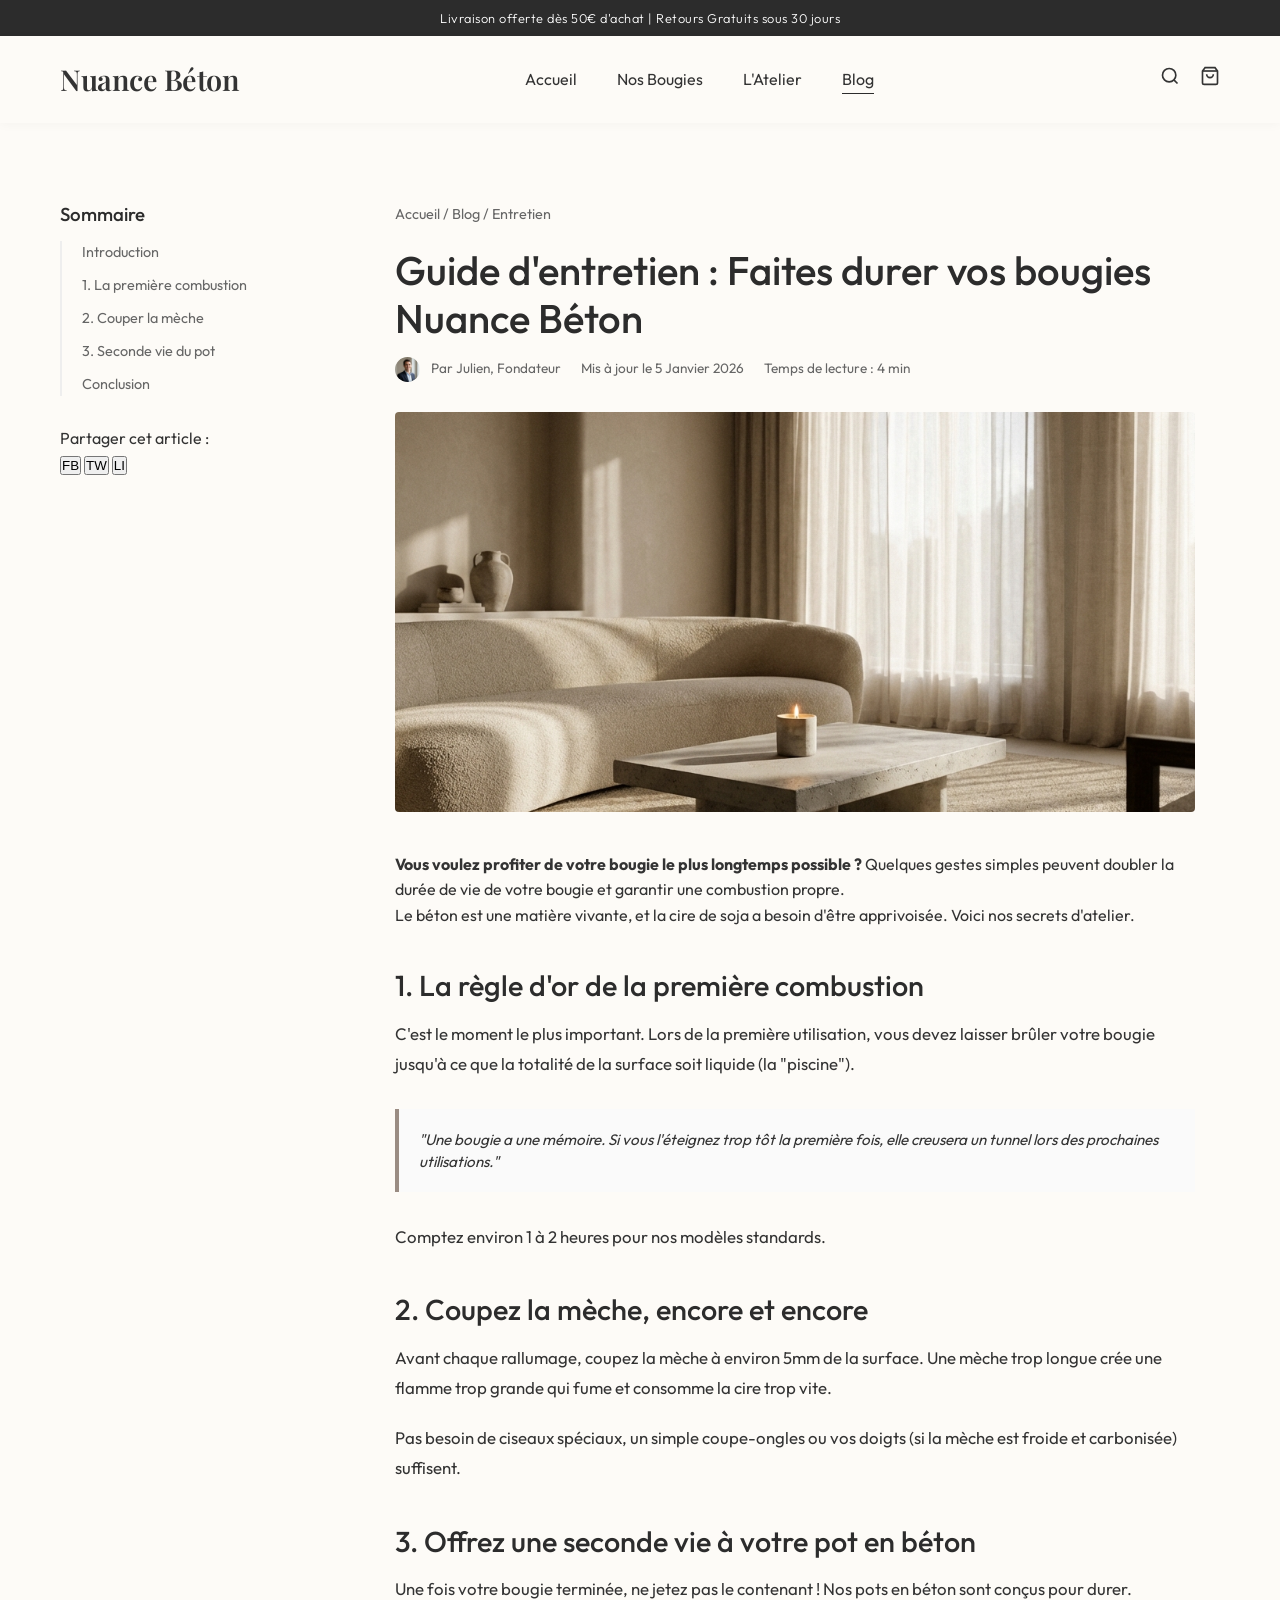
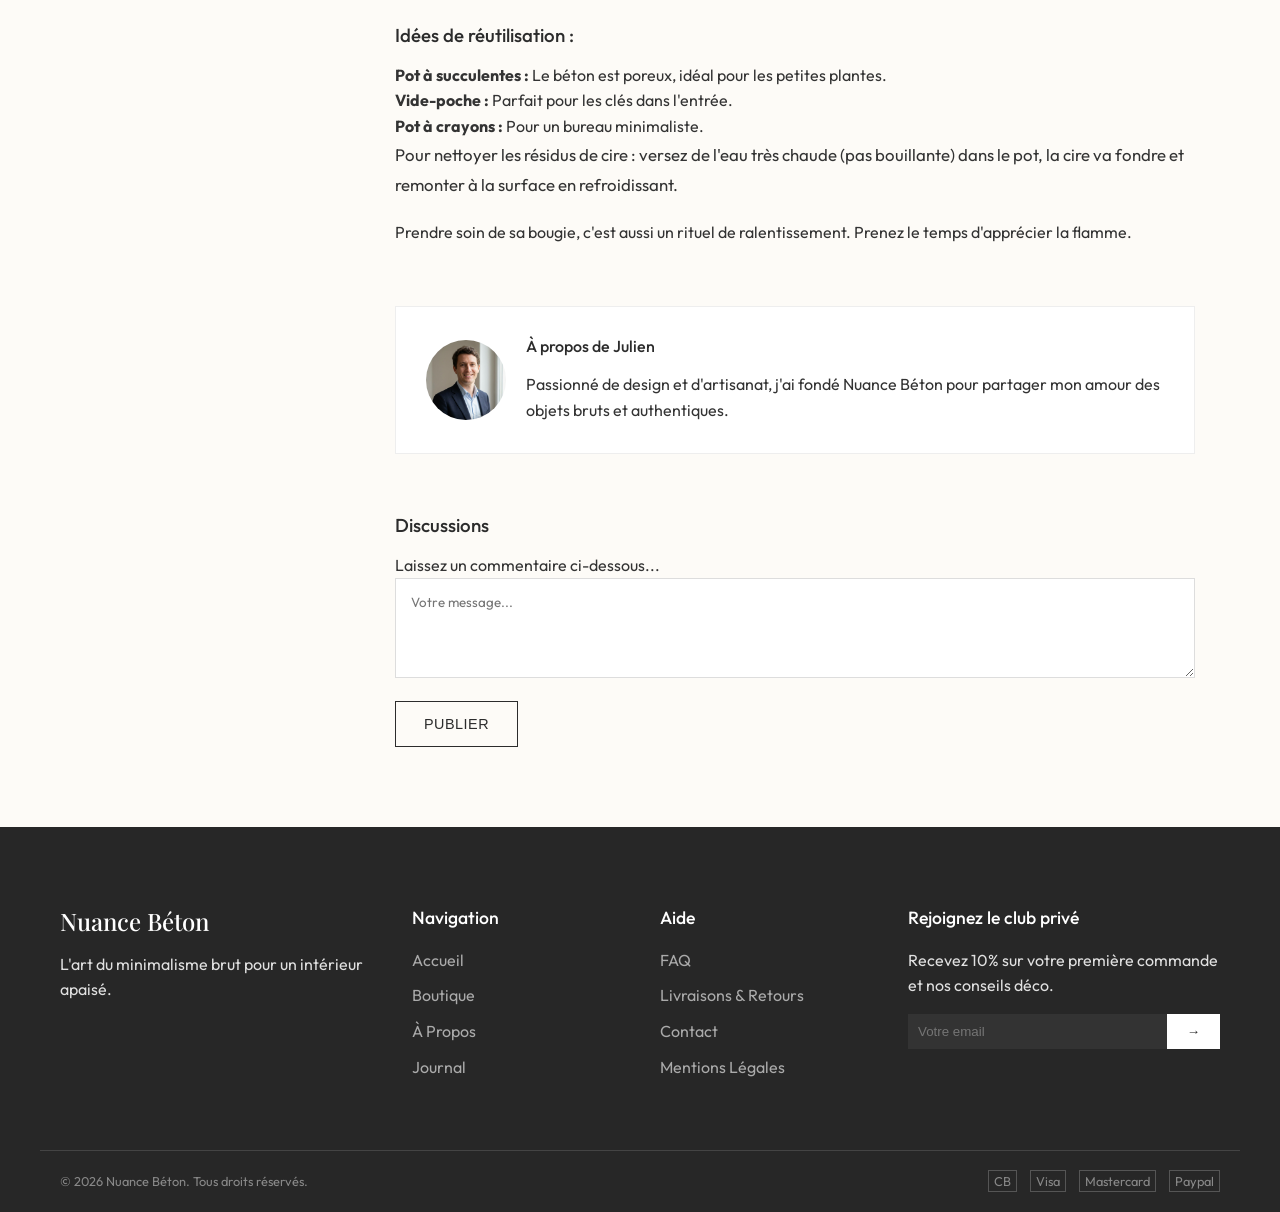
<file: blog-entretien.html>
<!DOCTYPE html>
<html lang="fr">

<head>
    <meta charset="UTF-8">
    <meta name="viewport" content="width=device-width, initial-scale=1.0">
    <title>Guide d'entretien : Faites durer vos bougies Nuance Béton - Nuance Béton</title>
    <meta name="description"
        content="Apprenez les gestes simples pour maximiser la durée de vie de vos bougies et réutiliser nos pots en béton.">
    <link rel="preconnect" href="https://fonts.googleapis.com">
    <link rel="preconnect" href="https://fonts.gstatic.com" crossorigin>
    <link
        href="https://fonts.googleapis.com/css2?family=Outfit:wght@300;400;500;600&family=Playfair+Display:ital,wght@0,400;0,600;1,400&display=swap"
        rel="stylesheet">
    <link rel="stylesheet" href="css/style.css">
    <script src="js/script.js" defer></script>
</head>

<body>

    <!-- Announcement Bar -->
    <div class="announcement-bar">
        Livraison offerte dès 50€ d'achat | Retours Gratuits sous 30 jours
    </div>

    <!-- Navigation -->
    <nav class="navbar">
        <div class="container navbar-content">
            <div class="logo">
                <a href="index.html">Nuance Béton</a>
            </div>
            <ul class="nav-links">
                <li><a href="index.html">Accueil</a></li>
                <li><a href="product.html">Nos Bougies</a></li>
                <li><a href="about.html">L'Atelier</a></li>
                <li><a href="blog.html" class="active">Blog</a></li>
            </ul>
            <div class="nav-icons">
                <a href="#"><svg width="20" height="20" viewBox="0 0 24 24" fill="none" stroke="currentColor"
                        stroke-width="2">
                        <circle cx="11" cy="11" r="8"></circle>
                        <line x1="21" y1="21" x2="16.65" y2="16.65"></line>
                    </svg></a>
                <a href="#"><svg width="20" height="20" viewBox="0 0 24 24" fill="none" stroke="currentColor"
                        stroke-width="2">
                        <path d="M6 2L3 6v14a2 2 0 0 0 2 2h14a2 2 0 0 0 2-2V6l-3-4z"></path>
                        <line x1="3" y1="6" x2="21" y2="6"></line>
                        <path d="M16 10a4 4 0 0 1-8 0"></path>
                    </svg></a>
            </div>
            <div class="mobile-menu-toggle">
                <span></span>
                <span></span>
                <span></span>
            </div>
        </div>
    </nav>

    <!-- Blog Layout -->
    <main class="blog-page section-padding">
        <div class="container blog-container">

            <!-- Sidebar (Table of Contents) -->
            <aside class="blog-sidebar">
                <div class="sticky-sidebar">
                    <h3>Sommaire</h3>
                    <ul class="toc">
                        <li><a href="#intro">Introduction</a></li>
                        <li><a href="#step1">1. La première combustion</a></li>
                        <li><a href="#step2">2. Couper la mèche</a></li>
                        <li><a href="#step3">3. Seconde vie du pot</a></li>
                        <li><a href="#conclusion">Conclusion</a></li>
                    </ul>
                    <div class="sidebar-share">
                        <p>Partager cet article :</p>
                        <div class="share-buttons">
                            <button>FB</button>
                            <button>TW</button>
                            <button>LI</button>
                        </div>
                    </div>
                </div>
            </aside>

            <!-- Main Content -->
            <article class="blog-content">
                <div class="breadcrumb">
                    <a href="index.html">Accueil</a> / <a href="blog.html">Blog</a> / <span>Entretien</span>
                </div>

                <header class="blog-header">
                    <h1>Guide d'entretien : Faites durer vos bougies Nuance Béton</h1>
                    <div class="blog-meta">
                        <span class="author-meta"><img src="images/avatar-thomas.png" class="small-avatar"> Par Julien,
                            Fondateur</span>
                        <span class="date-meta">Mis à jour le 5 Janvier 2026</span>
                        <span class="time-meta">Temps de lecture : 4 min</span>
                    </div>
                </header>

                <img src="images/hero.png" alt="Bougie allumée entretien" class="blog-hero-img">

                <!-- Introduction APP -->
                <div id="intro" class="blog-intro">
                    <p><strong>Vous voulez profiter de votre bougie le plus longtemps possible ?</strong> Quelques
                        gestes simples peuvent doubler la durée de vie de votre bougie et garantir une combustion
                        propre.</p>
                    <p>Le béton est une matière vivante, et la cire de soja a besoin d'être apprivoisée. Voici nos
                        secrets d'atelier.</p>
                </div>

                <div class="blog-body">
                    <h2 id="step1">1. La règle d'or de la première combustion</h2>
                    <p>C'est le moment le plus important. Lors de la première utilisation, vous devez laisser brûler
                        votre bougie jusqu'à ce que la totalité de la surface soit liquide (la "piscine").</p>
                    <blockquote>"Une bougie a une mémoire. Si vous l'éteignez trop tôt la première fois, elle creusera
                        un tunnel lors des prochaines utilisations."</blockquote>
                    <p>Comptez environ 1 à 2 heures pour nos modèles standards.</p>

                    <h2 id="step2">2. Coupez la mèche, encore et encore</h2>
                    <p>Avant chaque rallumage, coupez la mèche à environ 5mm de la surface. Une mèche trop longue crée
                        une flamme trop grande qui fume et consomme la cire trop vite.</p>
                    <p>Pas besoin de ciseaux spéciaux, un simple coupe-ongles ou vos doigts (si la mèche est froide et
                        carbonisée) suffisent.</p>

                    <h2 id="step3">3. Offrez une seconde vie à votre pot en béton</h2>
                    <p>Une fois votre bougie terminée, ne jetez pas le contenant ! Nos pots en béton sont conçus pour
                        durer.</p>

                    <h3>Idées de réutilisation :</h3>
                    <ul>
                        <li><strong>Pot à succulentes :</strong> Le béton est poreux, idéal pour les petites plantes.
                        </li>
                        <li><strong>Vide-poche :</strong> Parfait pour les clés dans l'entrée.</li>
                        <li><strong>Pot à crayons :</strong> Pour un bureau minimaliste.</li>
                    </ul>
                    <p>Pour nettoyer les résidus de cire : versez de l'eau très chaude (pas bouillante) dans le pot, la
                        cire va fondre et remonter à la surface en refroidissant.</p>
                </div>

                <div id="conclusion" class="blog-conclusion">
                    <p>Prendre soin de sa bougie, c'est aussi un rituel de ralentissement. Prenez le temps d'apprécier
                        la flamme.</p>
                </div>

                <!-- Author Block footer -->
                <div class="author-block">
                    <img src="images/avatar-thomas.png" alt="Julien">
                    <div class="author-info">
                        <h4>À propos de Julien</h4>
                        <p>Passionné de design et d'artisanat, j'ai fondé Nuance Béton pour partager mon amour des
                            objets bruts et authentiques.</p>
                    </div>
                </div>

                <!-- Comments Placeholder -->
                <section class="comments-section">
                    <h3>Discussions</h3>
                    <p>Laissez un commentaire ci-dessous...</p>
                    <textarea placeholder="Votre message..."></textarea>
                    <button class="btn btn-secondary">Publier</button>
                </section>

            </article>
        </div>
    </main>

    <!-- Footer (Standard) -->
    <footer class="footer">
        <div class="container grid-footer">
            <div class="footer-col">
                <h3>Nuance Béton</h3>
                <p>L'art du minimalisme brut pour un intérieur apaisé.</p>
            </div>
            <div class="footer-col">
                <h4>Navigation</h4>
                <ul>
                    <li><a href="index.html">Accueil</a></li>
                    <li><a href="product.html">Boutique</a></li>
                    <li><a href="about.html">À Propos</a></li>
                    <li><a href="blog.html">Journal</a></li>
                </ul>
            </div>
            <div class="footer-col">
                <h4>Aide</h4>
                <ul>
                    <li><a href="#">FAQ</a></li>
                    <li><a href="#">Livraisons & Retours</a></li>
                    <li><a href="#">Contact</a></li>
                    <li><a href="#">Mentions Légales</a></li>
                </ul>
            </div>
            <div class="footer-col newsletter">
                <h4>Rejoignez le club privé</h4>
                <p>Recevez 10% sur votre première commande et nos conseils déco.</p>
                <form class="newsletter-form">
                    <input type="email" placeholder="Votre email">
                    <button type="submit" class="btn-submit">→</button>
                </form>
            </div>
        </div>
        <div class="footer-bottom container">
            <p>&copy; 2026 Nuance Béton. Tous droits réservés.</p>
            <div class="payment-methods">
                <span>CB</span>
                <span>Visa</span>
                <span>Mastercard</span>
                <span>Paypal</span>
            </div>
        </div>
    </footer>

</body>

</html>
</file>
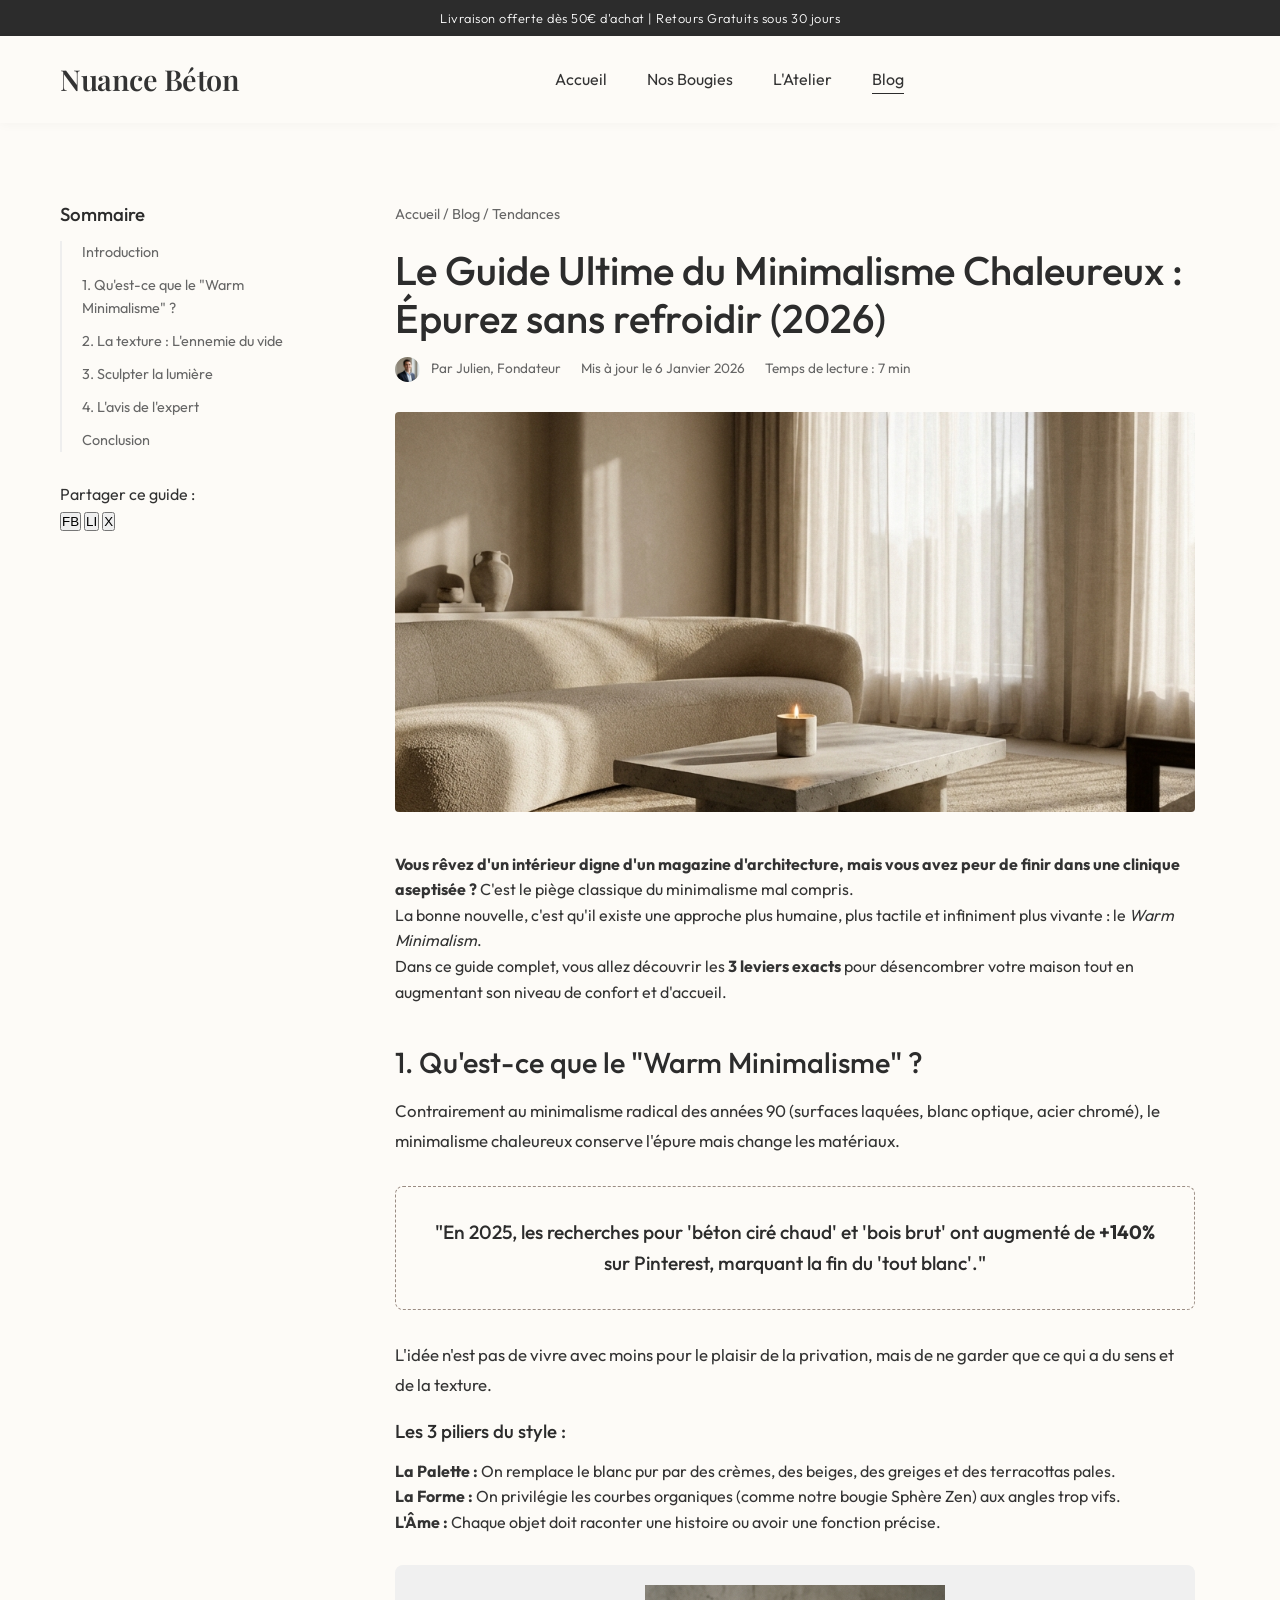
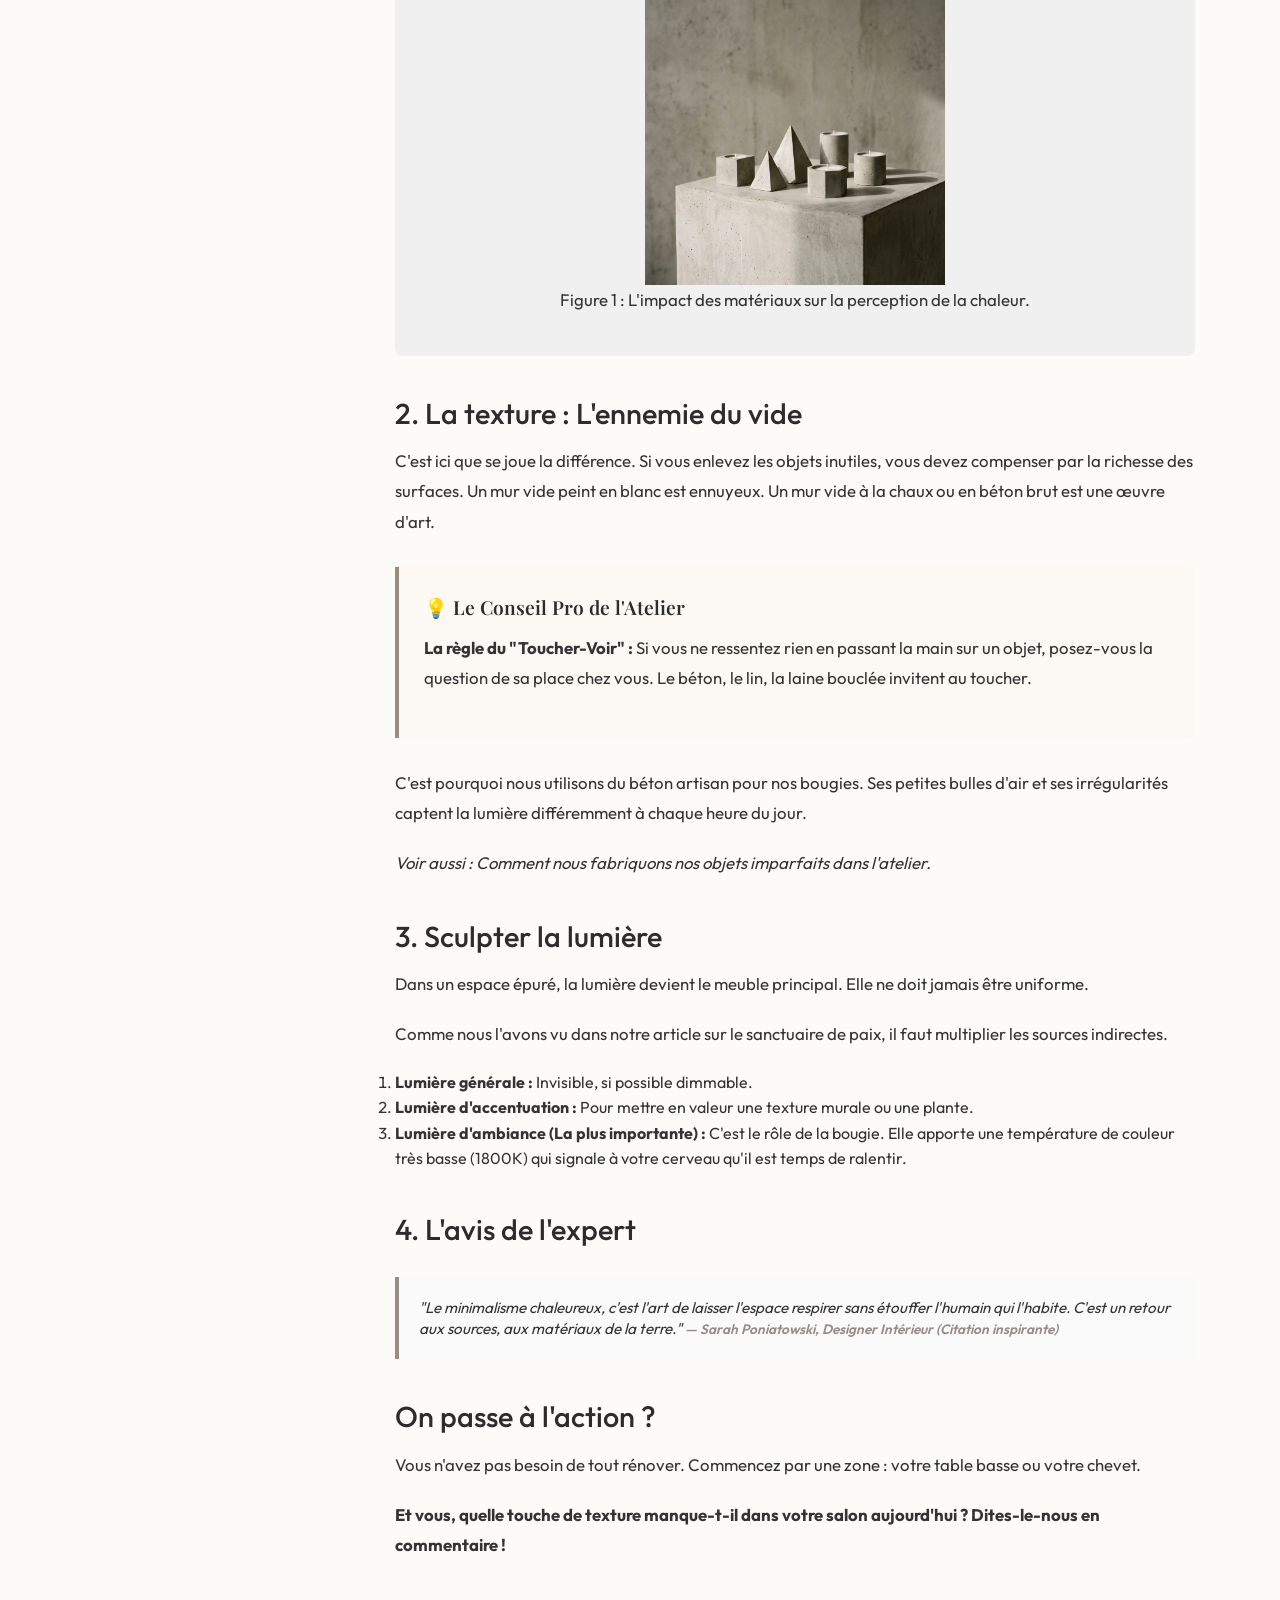
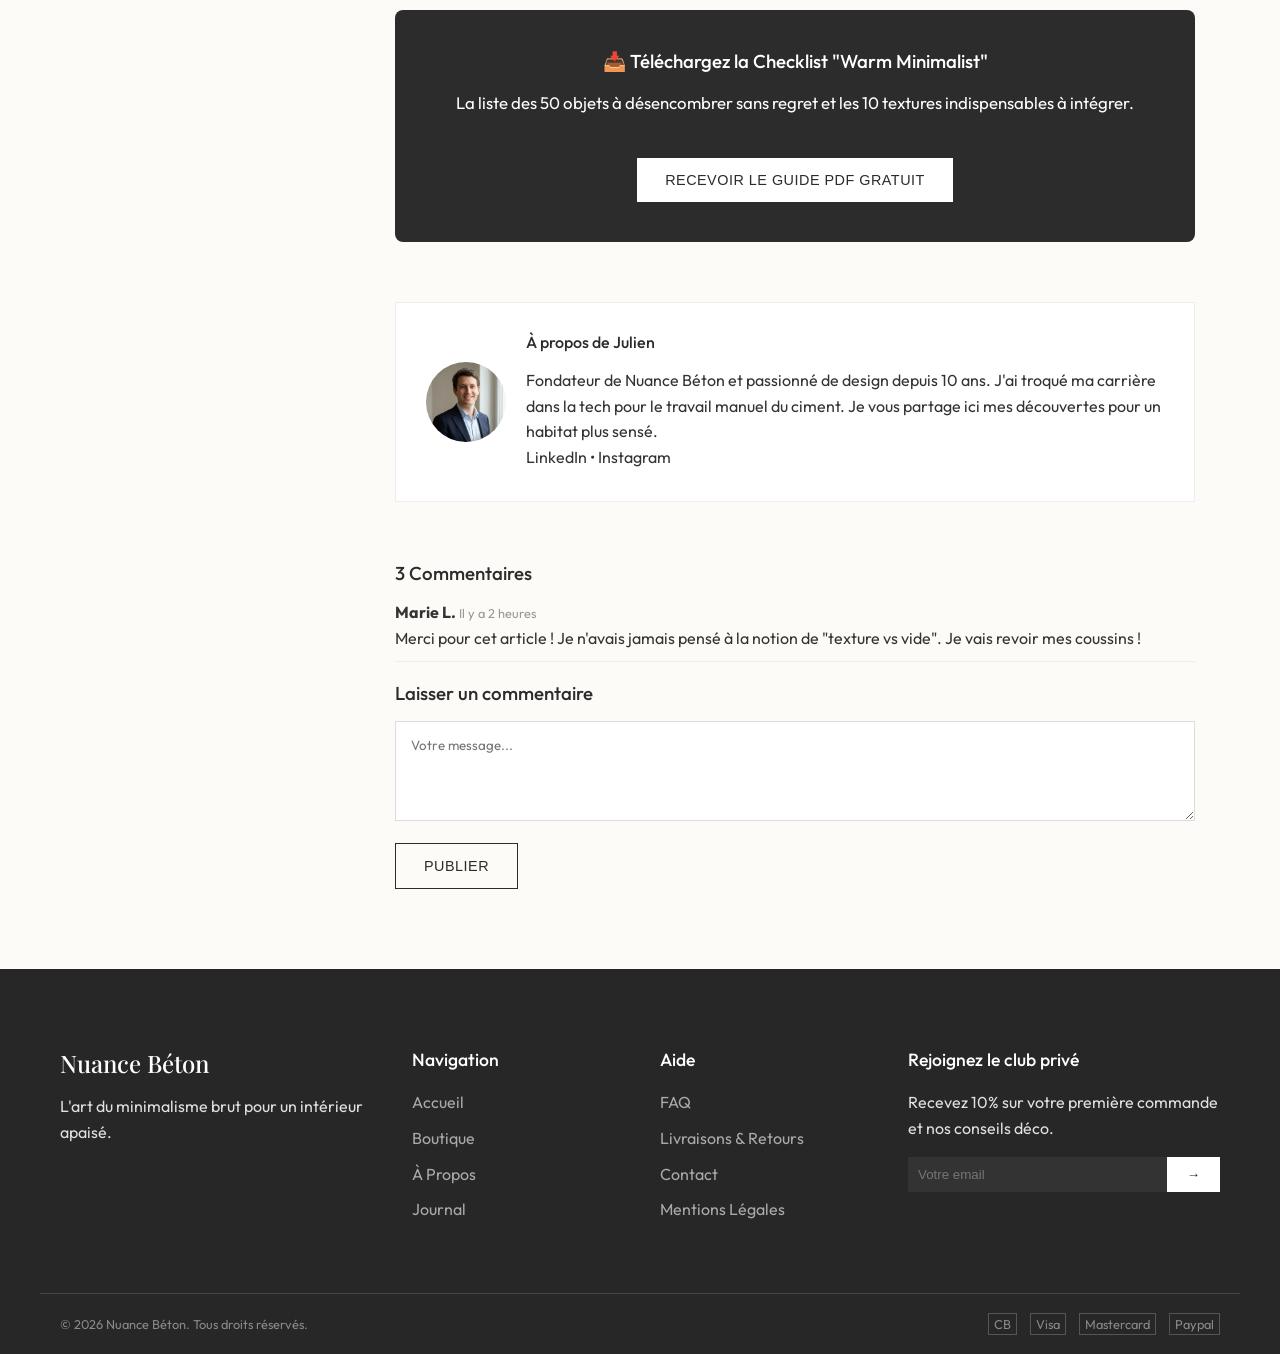
<file: blog-minimalisme-chaleureux.html>
<!DOCTYPE html>
<html lang="fr">

<head>
    <meta charset="UTF-8">
    <meta name="viewport" content="width=device-width, initial-scale=1.0">
    <title>Le Guide Ultime du Minimalisme Chaleureux : Épurez sans refroidir (2026) - Nuance Béton</title>
    <meta name="description"
        content="Ne confondez plus vide et minimalisme. Découvrez comment adopter le style 'Warm Minimalist' grâce aux matières brutes et à la lumière.">
    <link rel="preconnect" href="https://fonts.googleapis.com">
    <link rel="preconnect" href="https://fonts.gstatic.com" crossorigin>
    <link
        href="https://fonts.googleapis.com/css2?family=Outfit:wght@300;400;500;600&family=Playfair+Display:ital,wght@0,400;0,600;1,400&display=swap"
        rel="stylesheet">
    <link rel="stylesheet" href="css/style.css">
    <script src="js/script.js" defer></script>
    <style>
        /* Specific styles for Pillar Content elements */
        .pro-tip-box {
            background-color: #fcf9f5;
            border-left: 4px solid var(--accent-color);
            padding: 25px;
            margin: 30px 0;
            border-radius: 0 8px 8px 0;
        }

        .pro-tip-title {
            font-family: var(--font-heading);
            font-weight: 600;
            color: var(--primary-color);
            margin-bottom: 10px;
            font-size: 1.2rem;
            display: flex;
            align-items: center;
            gap: 10px;
        }

        .stat-highlight {
            font-size: 1.2rem;
            font-weight: 500;
            color: var(--primary-color);
            text-align: center;
            padding: 30px;
            border: 1px dashed var(--accent-color);
            border-radius: 8px;
            margin: 30px 0;
        }

        .lead-magnet-cta {
            background-color: var(--primary-color);
            color: var(--white);
            padding: 40px;
            text-align: center;
            border-radius: 8px;
            margin-top: 50px;
        }

        .lead-magnet-cta h3 {
            color: var(--white);
            margin-bottom: 15px;
        }

        .lead-magnet-cta .btn {
            background-color: var(--white);
            color: var(--primary-color);
            margin-top: 20px;
            border: none;
        }

        .share-sticky {
            position: sticky;
            top: 150px;
        }
    </style>
</head>

<body>

    <!-- Announcement Bar -->
    <div class="announcement-bar">
        Livraison offerte dès 50€ d'achat | Retours Gratuits sous 30 jours
    </div>

    <!-- Navigation -->
    <nav class="navbar">
        <div class="container navbar-content">
            <div class="logo">
                <a href="index.html">Nuance Béton</a>
            </div>
            <ul class="nav-links">
                <li><a href="index.html">Accueil</a></li>
                <li><a href="product.html">Nos Bougies</a></li>
                <li><a href="about.html">L'Atelier</a></li>
                <li><a href="blog.html" class="active">Blog</a></li>
            </ul>
            <div class="nav-icons">
                <!-- Icons hidden for brevity -->
            </div>
            <div class="mobile-menu-toggle">
                <span></span>
                <span></span>
                <span></span>
            </div>
        </div>
    </nav>

    <!-- Blog Layout -->
    <main class="blog-page section-padding">
        <div class="container blog-container">

            <!-- 2. Sommaire Interactif (Table of Contents) in Sidebar -->
            <aside class="blog-sidebar">
                <div class="sticky-sidebar">
                    <h3>Sommaire</h3>
                    <ul class="toc">
                        <li><a href="#intro">Introduction</a></li>
                        <li><a href="#warm-minimalism">1. Qu'est-ce que le "Warm Minimalisme" ?</a></li>
                        <li><a href="#textures">2. La texture : L'ennemie du vide</a></li>
                        <li><a href="#light">3. Sculpter la lumière</a></li>
                        <li><a href="#expert-advice">4. L'avis de l'expert</a></li>
                        <li><a href="#conclusion">Conclusion</a></li>
                    </ul>
                    <div class="sidebar-share share-sticky">
                        <p>Partager ce guide :</p>
                        <div class="share-buttons">
                            <button class="btn-share">FB</button>
                            <button class="btn-share">LI</button>
                            <button class="btn-share">X</button>
                        </div>
                    </div>
                </div>
            </aside>

            <!-- Main Content -->
            <article class="blog-content">
                <div class="breadcrumb">
                    <a href="index.html">Accueil</a> / <a href="blog.html">Blog</a> / <span>Tendances</span>
                </div>

                <!-- 1. Le "H1" Magnétique & L'Accroche -->
                <header class="blog-header">
                    <h1>Le Guide Ultime du Minimalisme Chaleureux : Épurez sans refroidir (2026)</h1>
                    <div class="blog-meta">
                        <span class="author-meta">
                            <img src="images/avatar-thomas.png" class="small-avatar">
                            Par Julien, Fondateur
                        </span>
                        <span class="date-meta">Mis à jour le 6 Janvier 2026</span>
                        <span class="time-meta">Temps de lecture : 7 min</span>
                    </div>
                </header>

                <img src="images/hero.png" alt="Salon minimaliste chaleureux" class="blog-hero-img">

                <!-- 1. Intro "Toboggan" & Promesse -->
                <div id="intro" class="blog-intro">
                    <p><strong>Vous rêvez d'un intérieur digne d'un magazine d'architecture, mais vous avez peur de
                            finir dans une clinique aseptisée ?</strong> C'est le piège classique du minimalisme mal
                        compris.</p>
                    <p>La bonne nouvelle, c'est qu'il existe une approche plus humaine, plus tactile et infiniment plus
                        vivante : le <em>Warm Minimalism</em>.</p>
                    <p>Dans ce guide complet, vous allez découvrir les <strong>3 leviers exacts</strong> pour
                        désencombrer votre maison tout en augmentant son niveau de confort et d'accueil.</p>
                </div>

                <div class="blog-body">

                    <!-- 3. Structure "Skimmable" : H2 explicite -->
                    <h2 id="warm-minimalism">1. Qu'est-ce que le "Warm Minimalisme" ?</h2>
                    <p>Contrairement au minimalisme radical des années 90 (surfaces laquées, blanc optique, acier
                        chromé), le minimalisme chaleureux conserve l'épure mais change les matériaux.</p>

                    <!-- 5. Value Bomb (Données/Comparaison) -->
                    <div class="stat-highlight">
                        "En 2025, les recherches pour 'béton ciré chaud' et 'bois brut' ont augmenté de
                        <strong>+140%</strong> sur Pinterest, marquant la fin du 'tout blanc'."
                    </div>

                    <p>L'idée n'est pas de vivre avec moins pour le plaisir de la privation, mais de ne garder que ce
                        qui a du sens et de la texture.</p>

                    <!-- 3. Structure "Skimmable" : Liste à puces -->
                    <h3>Les 3 piliers du style :</h3>
                    <ul>
                        <li><strong>La Palette :</strong> On remplace le blanc pur par des crèmes, des beiges, des
                            greiges et des terracottas pales.</li>
                        <li><strong>La Forme :</strong> On privilégie les courbes organiques (comme notre bougie <a
                                href="product-sphere.html">Sphère Zen</a>) aux angles trop vifs.</li>
                        <li><strong>L'Âme :</strong> Chaque objet doit raconter une histoire ou avoir une fonction
                            précise.</li>
                    </ul>

                    <!-- 4. Visuels & Média Riche (Placeholder text for visual) -->
                    <div
                        style="background: #f0f0f0; padding: 20px; text-align: center; margin: 30px 0; border-radius: 8px;">
                        <img src="images/category-geometric.png"
                            alt="Schéma comparatif : Minimalisme Froid vs Chaleureux"
                            style="max-height: 300px; margin: 0 auto;">
                        <p class="img-caption">Figure 1 : L'impact des matériaux sur la perception de la chaleur.</p>
                    </div>

                    <h2 id="textures">2. La texture : L'ennemie du vide</h2>
                    <p>C'est ici que se joue la différence. Si vous enlevez les objets inutiles, vous devez compenser
                        par la richesse des surfaces. Un mur vide peint en blanc est ennuyeux. Un mur vide à la chaux ou
                        en béton brut est une œuvre d'art.</p>

                    <!-- 5. Value Bomb : Encadré "Le conseil Pro" -->
                    <div class="pro-tip-box">
                        <div class="pro-tip-title">💡 Le Conseil Pro de l'Atelier</div>
                        <p><strong>La règle du "Toucher-Voir" :</strong> Si vous ne ressentez rien en passant la main
                            sur un objet, posez-vous la question de sa place chez vous. Le béton, le lin, la laine
                            bouclée invitent au toucher.</p>
                    </div>

                    <p>C'est pourquoi nous utilisons du béton artisan pour nos bougies. Ses petites bulles d'air et ses
                        irrégularités captent la lumière différemment à chaque heure du jour.</p>
                    <p><em>Voir aussi : <a href="about.html">Comment nous fabriquons nos objets imparfaits dans
                                l'atelier.</a></em></p>

                    <h2 id="light">3. Sculpter la lumière</h2>
                    <p>Dans un espace épuré, la lumière devient le meuble principal. Elle ne doit jamais être uniforme.
                    </p>

                    <!-- 6. Maillage Interne Stratégique -->
                    <p>Comme nous l'avons vu dans notre article sur <a href="blog-sanctuaire.html">le sanctuaire de
                            paix</a>, il faut multiplier les sources indirectes.</p>

                    <ol>
                        <li><strong>Lumière générale :</strong> Invisible, si possible dimmable.</li>
                        <li><strong>Lumière d'accentuation :</strong> Pour mettre en valeur une texture murale ou une
                            plante.</li>
                        <li><strong>Lumière d'ambiance (La plus importante) :</strong> C'est le rôle de la bougie. Elle
                            apporte une température de couleur très basse (1800K) qui signale à votre cerveau qu'il est
                            temps de ralentir.</li>
                    </ol>

                    <h2 id="expert-advice">4. L'avis de l'expert</h2>
                    <!-- 5. Value Bomb : Citation Expert -->
                    <blockquote>
                        "Le minimalisme chaleureux, c'est l'art de laisser l'espace respirer sans étouffer l'humain qui
                        l'habite. C'est un retour aux sources, aux matériaux de la terre."
                        <cite>— Sarah Poniatowski, Designer Intérieur (Citation inspirante)</cite>
                    </blockquote>

                    <!-- 7. Conclusion Actionnable & CTA -->
                    <div id="conclusion" class="blog-conclusion">
                        <h2>On passe à l'action ?</h2>
                        <p>Vous n'avez pas besoin de tout rénover. Commencez par une zone : votre table basse ou votre
                            chevet.</p>
                        <p class="question-reader"><strong>Et vous, quelle touche de texture manque-t-il dans votre
                                salon aujourd'hui ? Dites-le-nous en commentaire !</strong></p>
                    </div>

                    <!-- 7. CTA Principal (Lead Magnet) -->
                    <div class="lead-magnet-cta">
                        <h3>📥 Téléchargez la Checklist "Warm Minimalist"</h3>
                        <p>La liste des 50 objets à désencombrer sans regret et les 10 textures indispensables à
                            intégrer.</p>
                        <button class="btn">Recevoir le guide PDF Gratuit</button>
                    </div>

                </div>

                <!-- 8. Bio Auteur & Crédibilité -->
                <div class="author-block">
                    <img src="images/avatar-thomas.png" alt="Julien">
                    <div class="author-info">
                        <h4>À propos de Julien</h4>
                        <p>Fondateur de Nuance Béton et passionné de design depuis 10 ans. J'ai troqué ma carrière dans
                            la tech pour le travail manuel du ciment. Je vous partage ici mes découvertes pour un
                            habitat plus sensé.</p>
                        <div class="author-socials">
                            <a href="#">LinkedIn</a> • <a href="#">Instagram</a>
                        </div>
                    </div>
                </div>

                <!-- Comments Placeholder -->
                <section class="comments-section">
                    <h3>3 Commentaires</h3>
                    <!-- Fake comments for proof of concept -->
                    <div style="margin-bottom: 20px; border-bottom: 1px solid #eee; padding-bottom: 10px;">
                        <strong>Marie L.</strong> <span style="color:#999; font-size:0.8rem;">Il y a 2 heures</span>
                        <p>Merci pour cet article ! Je n'avais jamais pensé à la notion de "texture vs vide". Je vais
                            revoir mes coussins !</p>
                    </div>

                    <h3>Laisser un commentaire</h3>
                    <textarea placeholder="Votre message..."></textarea>
                    <button class="btn btn-secondary">Publier</button>
                </section>

            </article>
        </div>
    </main>

    <!-- Footer -->
    <footer class="footer">
        <div class="container grid-footer">
            <div class="footer-col">
                <h3>Nuance Béton</h3>
                <p>L'art du minimalisme brut pour un intérieur apaisé.</p>
            </div>
            <div class="footer-col">
                <h4>Navigation</h4>
                <ul>
                    <li><a href="index.html">Accueil</a></li>
                    <li><a href="product.html">Boutique</a></li>
                    <li><a href="about.html">À Propos</a></li>
                    <li><a href="blog.html">Journal</a></li>
                </ul>
            </div>
            <div class="footer-col">
                <h4>Aide</h4>
                <ul>
                    <li><a href="#">FAQ</a></li>
                    <li><a href="#">Livraisons & Retours</a></li>
                    <li><a href="#">Contact</a></li>
                    <li><a href="#">Mentions Légales</a></li>
                </ul>
            </div>
            <div class="footer-col newsletter">
                <h4>Rejoignez le club privé</h4>
                <p>Recevez 10% sur votre première commande et nos conseils déco.</p>
                <form class="newsletter-form">
                    <input type="email" placeholder="Votre email">
                    <button type="submit" class="btn-submit">→</button>
                </form>
            </div>
        </div>
        <div class="footer-bottom container">
            <p>&copy; 2026 Nuance Béton. Tous droits réservés.</p>
            <div class="payment-methods">
                <span>CB</span>
                <span>Visa</span>
                <span>Mastercard</span>
                <span>Paypal</span>
            </div>
        </div>
    </footer>

</body>

</html>
</file>
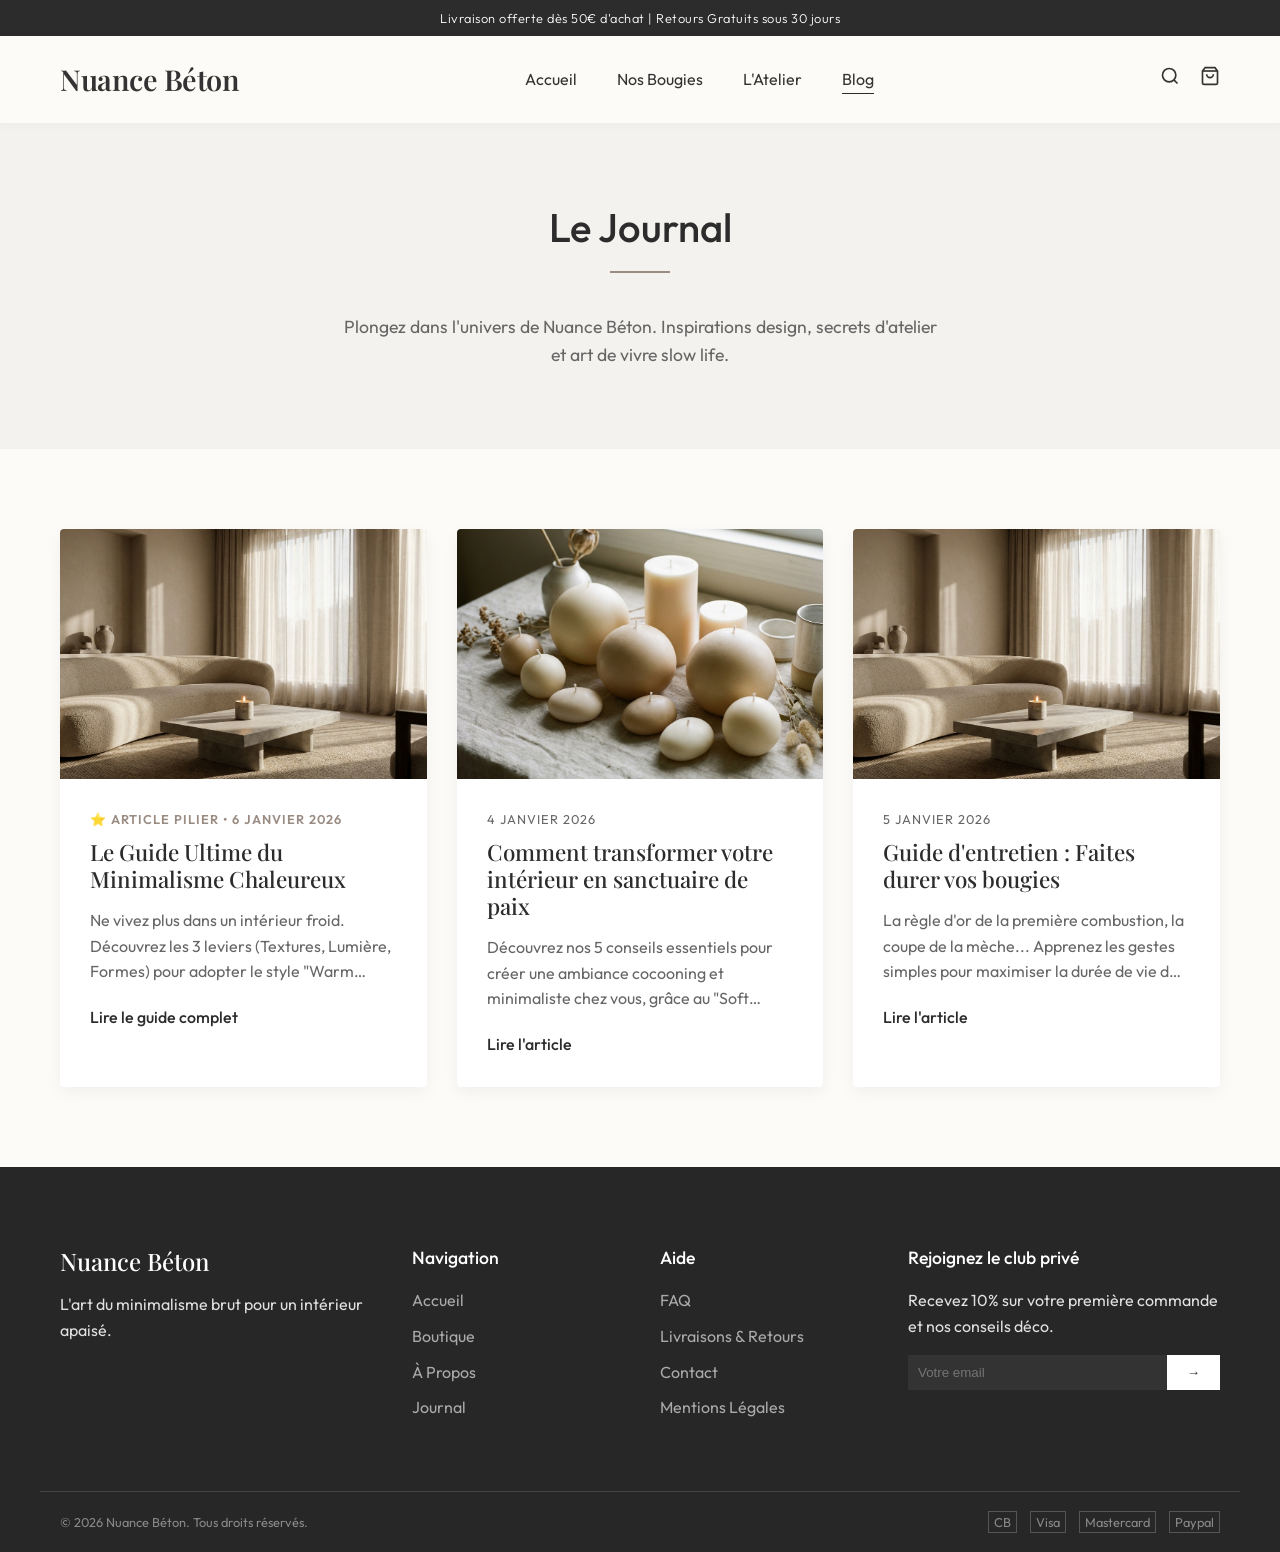
<file: blog.html>
<!DOCTYPE html>
<html lang="fr">

<head>
    <meta charset="UTF-8">
    <meta name="viewport" content="width=device-width, initial-scale=1.0">
    <title>Le Journal - Nuance Béton | Blog Déco & Lifestyle</title>
    <meta name="description"
        content="Inspirations design, conseils d'entretien pour vos bougies et art de vivre minimaliste. Le blog officiel de Nuance Béton.">
    <link rel="preconnect" href="https://fonts.googleapis.com">
    <link rel="preconnect" href="https://fonts.gstatic.com" crossorigin>
    <link
        href="https://fonts.googleapis.com/css2?family=Outfit:wght@300;400;500;600&family=Playfair+Display:ital,wght@0,400;0,600;1,400&display=swap"
        rel="stylesheet">
    <link rel="stylesheet" href="css/style.css">
    <script src="js/script.js" defer></script>
</head>

<body>

    <!-- Announcement Bar -->
    <div class="announcement-bar">
        Livraison offerte dès 50€ d'achat | Retours Gratuits sous 30 jours
    </div>

    <!-- Navigation -->
    <nav class="navbar">
        <div class="container navbar-content">
            <div class="logo">
                <a href="index.html">Nuance Béton</a>
            </div>
            <ul class="nav-links">
                <li><a href="index.html">Accueil</a></li>
                <li><a href="product.html">Nos Bougies</a></li>
                <li><a href="about.html">L'Atelier</a></li>
                <li><a href="blog.html" class="active">Blog</a></li>
            </ul>
            <div class="nav-icons">
                <a href="#"><svg width="20" height="20" viewBox="0 0 24 24" fill="none" stroke="currentColor"
                        stroke-width="2">
                        <circle cx="11" cy="11" r="8"></circle>
                        <line x1="21" y1="21" x2="16.65" y2="16.65"></line>
                    </svg></a>
                <a href="#"><svg width="20" height="20" viewBox="0 0 24 24" fill="none" stroke="currentColor"
                        stroke-width="2">
                        <path d="M6 2L3 6v14a2 2 0 0 0 2 2h14a2 2 0 0 0 2-2V6l-3-4z"></path>
                        <line x1="3" y1="6" x2="21" y2="6"></line>
                        <path d="M16 10a4 4 0 0 1-8 0"></path>
                    </svg></a>
            </div>
            <div class="mobile-menu-toggle">
                <span></span>
                <span></span>
                <span></span>
            </div>
        </div>
    </nav>

    <!-- Header -->
    <header class="blog-hero section-padding text-center bg-light">
        <div class="container">
            <h1 class="section-title" style="margin-bottom: 20px;">Le Journal</h1>
            <p style="max-width: 600px; margin: 0 auto; color: var(--text-light); font-size: 1.1rem;">
                Plongez dans l'univers de Nuance Béton. Inspirations design, secrets d'atelier et art de vivre slow
                life.
            </p>
        </div>
    </header>

    <!-- Blog Grid -->
    <section class="section-padding">
        <div class="container blog-grid">
            <!-- Article 1 (Pillar Content) -->
            <article class="blog-entry">
                <a href="blog-minimalisme-chaleureux.html">
                    <div class="blog-entry-img">
                        <img src="images/hero.png" alt="Salon Warm Minimalism">
                    </div>
                    <div class="blog-entry-content">
                        <span class="blog-entry-date" style="color: var(--accent-color); font-weight: 600;">⭐ Article
                            Pilier • 6 Janvier 2026</span>
                        <h3>Le Guide Ultime du Minimalisme Chaleureux</h3>
                        <p>Ne vivez plus dans un intérieur froid. Découvrez les 3 leviers (Textures, Lumière, Formes)
                            pour adopter le style "Warm Minimalist".</p>
                        <span class="read-more-link">Lire le guide complet</span>
                    </div>
                </a>
            </article>

            <!-- Article 2 -->
            <article class="blog-entry">
                <a href="blog-sanctuaire.html">
                    <div class="blog-entry-img">
                        <img src="images/category-organic.png" alt="Intérieur cocooning">
                    </div>
                    <div class="blog-entry-content">
                        <span class="blog-entry-date">4 Janvier 2026</span>
                        <h3>Comment transformer votre intérieur en sanctuaire de paix</h3>
                        <p>Découvrez nos 5 conseils essentiels pour créer une ambiance cocooning et minimaliste chez
                            vous, grâce au "Soft Minimalisme".</p>
                        <span class="read-more-link">Lire l'article</span>
                    </div>
                </a>
            </article>

            <!-- Article 3 -->
            <article class="blog-entry">
                <a href="blog-entretien.html">
                    <div class="blog-entry-img">
                        <img src="images/hero.png" alt="Entretien bougie">
                    </div>
                    <div class="blog-entry-content">
                        <span class="blog-entry-date">5 Janvier 2026</span>
                        <h3>Guide d'entretien : Faites durer vos bougies</h3>
                        <p>La règle d'or de la première combustion, la coupe de la mèche... Apprenez les gestes simples
                            pour maximiser la durée de vie de vos bougies.</p>
                        <span class="read-more-link">Lire l'article</span>
                    </div>
                </a>
            </article>
        </div>
    </section>


    <!-- Footer (Standard) -->
    <footer class="footer">
        <div class="container grid-footer">
            <div class="footer-col">
                <h3>Nuance Béton</h3>
                <p>L'art du minimalisme brut pour un intérieur apaisé.</p>
            </div>
            <div class="footer-col">
                <h4>Navigation</h4>
                <ul>
                    <li><a href="index.html">Accueil</a></li>
                    <li><a href="product.html">Boutique</a></li>
                    <li><a href="about.html">À Propos</a></li>
                    <li><a href="blog.html">Journal</a></li>
                </ul>
            </div>
            <div class="footer-col">
                <h4>Aide</h4>
                <ul>
                    <li><a href="#">FAQ</a></li>
                    <li><a href="#">Livraisons & Retours</a></li>
                    <li><a href="#">Contact</a></li>
                    <li><a href="#">Mentions Légales</a></li>
                </ul>
            </div>
            <div class="footer-col newsletter">
                <h4>Rejoignez le club privé</h4>
                <p>Recevez 10% sur votre première commande et nos conseils déco.</p>
                <form class="newsletter-form">
                    <input type="email" placeholder="Votre email">
                    <button type="submit" class="btn-submit">→</button>
                </form>
            </div>
        </div>
        <div class="footer-bottom container">
            <p>&copy; 2026 Nuance Béton. Tous droits réservés.</p>
            <div class="payment-methods">
                <span>CB</span>
                <span>Visa</span>
                <span>Mastercard</span>
                <span>Paypal</span>
            </div>
        </div>
    </footer>

</body>

</html>
</file>
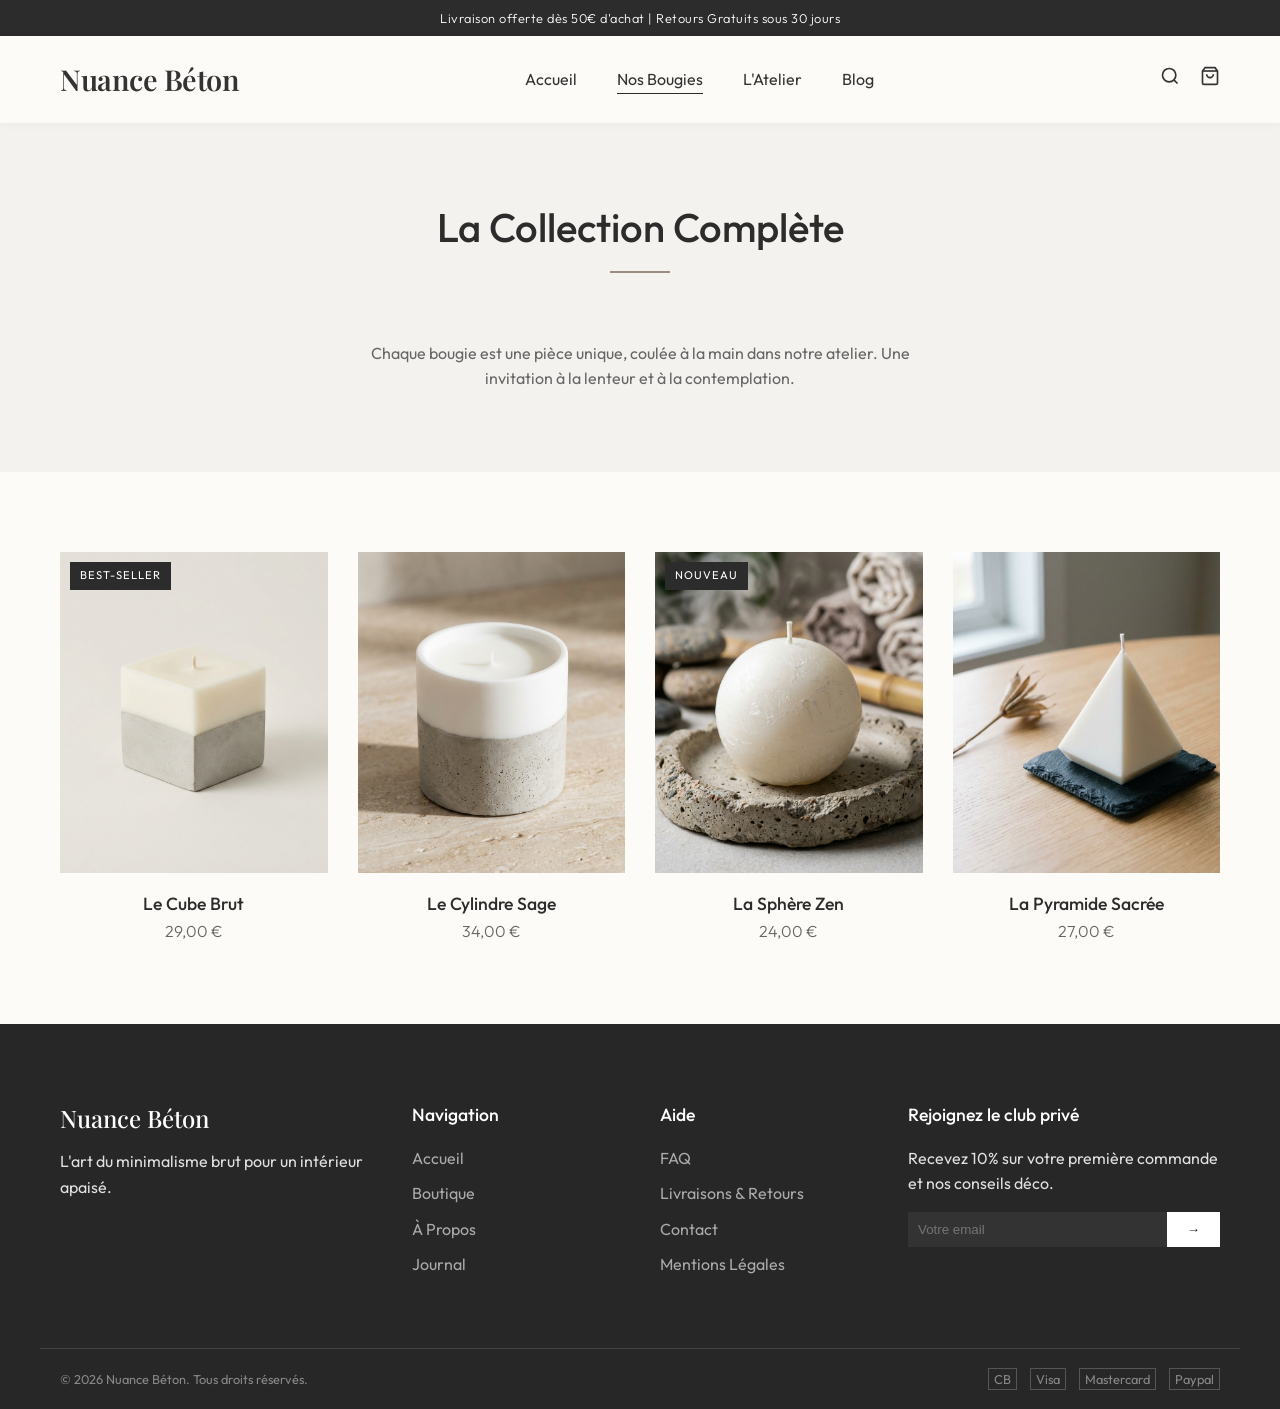
<file: product.html>
<!DOCTYPE html>
<html lang="fr">

<head>
    <meta charset="UTF-8">
    <meta name="viewport" content="width=device-width, initial-scale=1.0">
    <title>Nos Bougies | Nuance Béton</title>
    <meta name="description"
        content="Découvrez notre collection complète de bougies artisanales en béton et cire naturelle.">
    <link rel="preconnect" href="https://fonts.googleapis.com">
    <link rel="preconnect" href="https://fonts.gstatic.com" crossorigin>
    <link
        href="https://fonts.googleapis.com/css2?family=Outfit:wght@300;400;500;600&family=Playfair+Display:ital,wght@0,400;0,600;1,400&display=swap"
        rel="stylesheet">
    <link rel="stylesheet" href="css/style.css">
    <script src="js/script.js" defer></script>
</head>

<body>

    <!-- Announcement Bar -->
    <div class="announcement-bar">
        Livraison offerte dès 50€ d'achat | Retours Gratuits sous 30 jours
    </div>

    <!-- Navigation -->
    <nav class="navbar">
        <div class="container navbar-content">
            <div class="logo">
                <a href="index.html">Nuance Béton</a>
            </div>
            <ul class="nav-links">
                <li><a href="index.html">Accueil</a></li>
                <li><a href="product.html" class="active">Nos Bougies</a></li>
                <li><a href="about.html">L'Atelier</a></li>
                <li><a href="blog.html">Blog</a></li>
            </ul>
            <div class="nav-icons">
                <a href="#"><svg width="20" height="20" viewBox="0 0 24 24" fill="none" stroke="currentColor"
                        stroke-width="2">
                        <circle cx="11" cy="11" r="8"></circle>
                        <line x1="21" y1="21" x2="16.65" y2="16.65"></line>
                    </svg></a>
                <a href="#"><svg width="20" height="20" viewBox="0 0 24 24" fill="none" stroke="currentColor"
                        stroke-width="2">
                        <path d="M6 2L3 6v14a2 2 0 0 0 2 2h14a2 2 0 0 0 2-2V6l-3-4z"></path>
                        <line x1="3" y1="6" x2="21" y2="6"></line>
                        <path d="M16 10a4 4 0 0 1-8 0"></path>
                    </svg></a>
            </div>
            <div class="mobile-menu-toggle">
                <span></span>
                <span></span>
                <span></span>
            </div>
        </div>
    </nav>

    <!-- Catalog Header -->
    <header class="section-padding text-center bg-light">
        <div class="container">
            <h1 class="section-title">La Collection Complète</h1>
            <p style="max-width: 600px; margin: 0 auto; color: var(--text-light);">
                Chaque bougie est une pièce unique, coulée à la main dans notre atelier.
                Une invitation à la lenteur et à la contemplation.
            </p>
        </div>
    </header>

    <!-- Product Grid -->
    <section class="section-padding">
        <div class="container">
            <div class="grid-products">

                <!-- Product 1 -->
                <div class="product-card">
                    <div class="product-img-wrapper">
                        <span class="badge">Best-Seller</span>
                        <a href="product-cube.html">
                            <img src="images/cube.png" width="800" height="800" alt="Bougie Cube Béton">
                        </a>
                        <button class="quick-view-btn">Aperçu rapide</button>
                    </div>
                    <div class="product-info">
                        <h3><a href="product-cube.html">Le Cube Brut</a></h3>
                        <p class="price">29,00 €</p>
                    </div>
                </div>

                <!-- Product 2 -->
                <div class="product-card">
                    <div class="product-img-wrapper">
                        <a href="product-cylindre.html">
                            <img src="images/cylindre.png" width="800" height="800" alt="Bougie Cylindre">
                        </a>
                        <button class="quick-view-btn">Aperçu rapide</button>
                    </div>
                    <div class="product-info">
                        <h3><a href="product-cylindre.html">Le Cylindre Sage</a></h3>
                        <p class="price">34,00 €</p>
                    </div>
                </div>

                <!-- Product 3 -->
                <div class="product-card">
                    <div class="product-img-wrapper">
                        <span class="badge">Nouveau</span>
                        <a href="product-sphere.html">
                            <img src="images/sphere.png" width="800" height="800" alt="Bougie Sphère">
                        </a>
                        <button class="quick-view-btn">Aperçu rapide</button>
                    </div>
                    <div class="product-info">
                        <h3><a href="product-sphere.html">La Sphère Zen</a></h3>
                        <p class="price">24,00 €</p>
                    </div>
                </div>

                <!-- Product 4 -->
                <div class="product-card">
                    <div class="product-img-wrapper">
                        <a href="product-pyramid.html">
                            <img src="images/pyramid.png" width="800" height="800" alt="Bougie Pyramide">
                        </a>
                        <button class="quick-view-btn">Aperçu rapide</button>
                    </div>
                    <div class="product-info">
                        <h3><a href="product-pyramid.html">La Pyramide Sacrée</a></h3>
                        <p class="price">27,00 €</p>
                    </div>
                </div>

            </div>
        </div>
    </section>

    <!-- Footer -->
    <footer class="footer">
        <div class="container grid-footer">
            <div class="footer-col">
                <h3>Nuance Béton</h3>
                <p>L'art du minimalisme brut pour un intérieur apaisé.</p>
            </div>
            <div class="footer-col">
                <h4>Navigation</h4>
                <ul>
                    <li><a href="index.html">Accueil</a></li>
                    <li><a href="product.html">Boutique</a></li>
                    <li><a href="about.html">À Propos</a></li>
                    <li><a href="blog.html">Journal</a></li>
                </ul>
            </div>
            <div class="footer-col">
                <h4>Aide</h4>
                <ul>
                    <li><a href="#">FAQ</a></li>
                    <li><a href="#">Livraisons & Retours</a></li>
                    <li><a href="#">Contact</a></li>
                    <li><a href="#">Mentions Légales</a></li>
                </ul>
            </div>
            <div class="footer-col newsletter">
                <h4>Rejoignez le club privé</h4>
                <p>Recevez 10% sur votre première commande et nos conseils déco.</p>
                <form class="newsletter-form">
                    <input type="email" placeholder="Votre email">
                    <button type="submit" class="btn-submit">→</button>
                </form>
            </div>
        </div>
        <div class="footer-bottom container">
            <p>&copy; 2026 Nuance Béton. Tous droits réservés.</p>
            <div class="payment-methods">
                <span>CB</span>
                <span>Visa</span>
                <span>Mastercard</span>
                <span>Paypal</span>
            </div>
        </div>
    </footer>

</body>

</html>
</file>
<file: css/style.css>
:root {
    /* Colors */
    --bg-color: #FDFBF7;
    --text-color: #333333;
    --text-light: #666666;
    --primary-color: #2C2C2C;
    /* Almost black for strong contrast */
    --accent-color: #9A8C83;
    /* Muted Taupe/Clay */
    --concrete-light: #E0E0E0;
    --concrete-medium: #BDBDBD;
    --success-green: #6B8E6B;
    --white: #FFFFFF;

    /* Spacing */
    --container-width: 1200px;
    --section-padding: 80px;
    --border-radius: 4px;
    /* Slightly rounded, but mostly sharp for "Brut" feel */

    /* Fonts */
    --font-heading: 'Playfair Display', serif;
    /* Optional usage for very specific elegance */
    --font-body: 'Outfit', sans-serif;
}

/* Reset & Base */
* {
    margin: 0;
    padding: 0;
    box-sizing: border-box;
}

body {
    font-family: var(--font-body);
    background-color: var(--bg-color);
    color: var(--text-color);
    line-height: 1.6;
    overflow-x: hidden;
}

img {
    max-width: 100%;
    display: block;
    object-fit: cover;
}

a {
    text-decoration: none;
    color: inherit;
    transition: 0.3s ease;
}

ul {
    list-style: none;
}

.container {
    max-width: var(--container-width);
    margin: 0 auto;
    padding: 0 20px;
}

.section-padding {
    padding: var(--section-padding) 0;
}

.bg-light {
    background-color: #F4F2EE;
    /* Slightly darker than main bg for contrast */
}

/* Typography */
h1,
h2,
h3,
h4 {
    font-weight: 500;
    line-height: 1.2;
    margin-bottom: 1rem;
    color: var(--primary-color);
}

.section-title {
    font-size: 2.5rem;
    text-align: center;
    margin-bottom: 3rem;
    position: relative;
    padding-bottom: 20px;
}

.section-title::after {
    content: '';
    display: block;
    width: 60px;
    height: 2px;
    background-color: var(--accent-color);
    margin: 20px auto 0;
}

/* Buttons */
.btn {
    display: inline-block;
    padding: 14px 28px;
    font-weight: 500;
    letter-spacing: 0.5px;
    text-transform: uppercase;
    font-size: 0.9rem;
    cursor: pointer;
    transition: all 0.3s ease;
    border: none;
}

.btn-primary {
    background-color: var(--primary-color);
    color: var(--white);
    border: 1px solid var(--primary-color);
}

.btn-primary:hover {
    background-color: transparent;
    color: var(--primary-color);
}

.btn-secondary {
    background-color: transparent;
    color: var(--primary-color);
    border: 1px solid var(--primary-color);
}

.btn-secondary:hover {
    background-color: var(--primary-color);
    color: var(--white);
}

/* Announcement Bar */
.announcement-bar {
    background-color: var(--primary-color);
    color: var(--white);
    text-align: center;
    font-size: 0.8rem;
    padding: 8px 0;
    font-weight: 300;
    letter-spacing: 0.5px;
}

/* Navbar */
.navbar {
    padding: 20px 0;
    background-color: var(--bg-color);
    position: sticky;
    top: 0;
    z-index: 1000;
    box-shadow: 0 2px 10px rgba(0, 0, 0, 0.03);
}

.navbar-content {
    display: flex;
    justify-content: space-between;
    align-items: center;
}

.logo a {
    font-family: var(--font-heading);
    font-size: 1.8rem;
    font-weight: 600;
    letter-spacing: -0.5px;
}

.nav-links {
    display: flex;
    gap: 40px;
}

.nav-links a {
    font-size: 1rem;
    font-weight: 400;
    position: relative;
}

.nav-links a::after {
    content: '';
    position: absolute;
    width: 0;
    height: 1px;
    bottom: -5px;
    left: 0;
    background-color: var(--primary-color);
    transition: width 0.3s;
}

.nav-links a:hover::after,
.nav-links a.active::after {
    width: 100%;
}

.nav-icons {
    display: flex;
    gap: 20px;
}

.mobile-menu-toggle {
    display: none;
    flex-direction: column;
    gap: 6px;
    cursor: pointer;
}

.mobile-menu-toggle span {
    width: 25px;
    height: 2px;
    background-color: var(--primary-color);
}

/* Hero Section */
.hero-section {
    position: relative;
    height: 90vh;
    /* Nearly full screen */
    display: flex;
    align-items: center;
    overflow: hidden;
}

.hero-background {
    position: absolute;
    top: 0;
    left: 0;
    width: 100%;
    height: 100%;
    z-index: -1;
}

.hero-img {
    width: 100%;
    height: 100%;
    object-position: center;
}

.overlay {
    position: absolute;
    top: 0;
    left: 0;
    width: 100%;
    height: 100%;
    background: rgba(0, 0, 0, 0.3);
    /* Slight dark overlay for text readability */
}

.hero-content {
    color: var(--white);
    text-align: center;
    max-width: 800px;
    padding-top: 60px;
    animation: fadeInUp 1s ease-out;
}

.hero-title {
    font-family: var(--font-heading);
    font-size: 4rem;
    font-weight: 400;
    margin-bottom: 20px;
    line-height: 1.1;
    color: var(--white);
}

.hero-subtitle {
    font-size: 1.2rem;
    margin-bottom: 40px;
    font-weight: 300;
    opacity: 0.9;
}

/* Sticky Header State */
.navbar.scrolled {
    background: rgba(255, 255, 255, 0.95);
    backdrop-filter: blur(10px);
    padding: 15px 0;
    box-shadow: 0 4px 20px rgba(0, 0, 0, 0.05);
}

/* Mobile Menu Styles */
@media (max-width: 768px) {
    .nav-links {
        display: flex;
        flex-direction: column;
        position: fixed;
        top: 0;
        right: -100%;
        /* Hidden by default */
        width: 80%;
        height: 100vh;
        background-color: var(--bg-color);
        padding: 80px 40px;
        transition: right 0.4s ease;
        z-index: 999;
        box-shadow: -5px 0 20px rgba(0, 0, 0, 0.1);
    }

    .nav-links.active {
        right: 0;
    }

    .mobile-menu-toggle {
        z-index: 1000;
    }

    .mobile-menu-toggle.open span:nth-child(1) {
        transform: rotate(45deg) translate(5px, 6px);
    }

    .mobile-menu-toggle.open span:nth-child(2) {
        opacity: 0;
    }

    .mobile-menu-toggle.open span:nth-child(3) {
        transform: rotate(-45deg) translate(5px, -6px);
    }
}

/* Trust Bar */
.trust-bar {
    background-color: var(--white);
    padding: 25px 0;
    border-bottom: 1px solid #eee;
}

.trust-content {
    display: flex;
    justify-content: space-around;
    flex-wrap: wrap;
    gap: 20px;
}

.trust-item {
    font-weight: 500;
    color: var(--text-color);
    letter-spacing: 0.5px;
    font-size: 0.9rem;
}

/* Categories */
.grid-categories {
    display: grid;
    grid-template-columns: repeat(auto-fit, minmax(300px, 1fr));
    gap: 30px;
}

.category-card {
    position: relative;
    height: 400px;
    border-radius: 10px;
    overflow: hidden;
    cursor: pointer;
    transition: transform 0.3s ease;
    display: block;
    /* group hover context */
}

.category-card:hover {
    transform: translateY(-5px);
}

.category-description-box {
    margin-top: 40px;
    text-align: center;
    max-width: 800px;
    margin-left: auto;
    margin-right: auto;
    padding: 30px;
    background-color: var(--white);
    border-radius: 8px;
    box-shadow: 0 5px 20px rgba(0, 0, 0, 0.05);
    animation: fadeIn 0.5s ease;
}

.category-description-box p {
    font-size: 1.1rem;
    color: var(--text-color);
    line-height: 1.6;
    font-style: italic;
}

@keyframes fadeIn {
    from {
        opacity: 0;
        transform: translateY(10px);
    }

    to {
        opacity: 1;
        transform: translateY(0);
    }
}

.category-card img {
    width: 100%;
    height: 100%;
    transition: transform 0.6s ease;
}

.category-card:hover img {
    transform: scale(1.05);
    /* Gentle zoom */
}

.category-info {
    position: absolute;
    bottom: 30px;
    left: 30px;
    background: rgba(255, 255, 255, 0.9);
    padding: 15px 30px;
    backdrop-filter: blur(5px);
}

.category-info h3 {
    margin: 0;
    font-size: 1.2rem;
    text-transform: uppercase;
    letter-spacing: 1px;
}

/* Best Sellers */
.grid-products {
    display: grid;
    grid-template-columns: repeat(4, 1fr);
    /* Force 4 per row */
    gap: 30px;
}

@media (max-width: 768px) {
    .grid-products {
        grid-template-columns: 1fr;
        /* 1 per row on mobile */
    }
}

.product-card {
    transition: transform 0.3s;
}

.product-card:hover {
    transform: translateY(-5px);
}

.product-img-wrapper {
    position: relative;
    margin-bottom: 20px;
    overflow: hidden;
    aspect-ratio: 1/1.2;
    background-color: #f0f0f0;
}

.product-img-wrapper img {
    width: 100%;
    height: 100%;
    object-position: center;
}

.badge {
    position: absolute;
    top: 10px;
    left: 10px;
    background-color: var(--primary-color);
    color: var(--white);
    padding: 5px 10px;
    font-size: 0.7rem;
    text-transform: uppercase;
    letter-spacing: 1px;
    z-index: 2;
}

.quick-view-btn {
    position: absolute;
    bottom: -50px;
    /* Hidden default */
    left: 50%;
    transform: translateX(-50%);
    width: 80%;
    padding: 12px;
    background: var(--white);
    color: var(--primary-color);
    border: none;
    font-weight: 500;
    cursor: pointer;
    transition: bottom 0.3s ease;
    box-shadow: 0 4px 10px rgba(0, 0, 0, 0.1);
}

.product-img-wrapper:hover .quick-view-btn {
    bottom: 20px;
}

.product-info {
    text-align: center;
}

.product-info h3 {
    font-size: 1.1rem;
    margin-bottom: 5px;
}

.product-info .price {
    color: var(--text-light);
    font-weight: 300;
}

/* USP Section */
.grid-usp {
    display: grid;
    grid-template-columns: repeat(auto-fit, minmax(250px, 1fr));
    gap: 40px;
    text-align: center;
}

.usp-icon {
    font-size: 2.5rem;
    margin-bottom: 20px;
}

.usp-item h3 {
    font-size: 1.2rem;
    margin-bottom: 10px;
}

.usp-item p {
    color: var(--text-light);
    font-size: 0.95rem;
}

/* Social Proof */
.grid-testimonials {
    display: flex;
    gap: 30px;
    overflow: hidden;
    position: relative;
    width: 100%;
}

.grid-testimonials::before,
.grid-testimonials::after {
    content: '';
    position: absolute;
    top: 0;
    bottom: 0;
    width: 100px;
    z-index: 2;
    pointer-events: none;
}

.grid-testimonials::before {
    left: 0;
    background: linear-gradient(to right, #F5F5F0, transparent);
}

.grid-testimonials::after {
    right: 0;
    background: linear-gradient(to left, #F5F5F0, transparent);
}

.testimonials-track {
    display: flex;
    gap: 20px;
    animation: scroll-left 30s linear infinite;
    will-change: transform;
}

.testimonials-track:hover {
    animation-play-state: paused;
}

@keyframes scroll-left {
    from {
        transform: translateX(0);
    }

    to {
        transform: translateX(-25%);
    }
}

.testimonial-card {
    background: transparent;
    box-shadow: none;
    padding: 20px;
    text-align: center;
    width: 320px;
    flex-shrink: 0;
}

.client-avatar {
    width: 60px;
    height: 60px;
    border-radius: 50%;
    margin: 0 auto 15px;
}

blockquote {
    font-style: italic;
    font-size: 0.95rem;
    margin-bottom: 12px;
    color: var(--text-color);
    line-height: 1.4;
    display: -webkit-box;
    -webkit-line-clamp: 2;
    -webkit-box-orient: vertical;
    overflow: hidden;
    text-overflow: ellipsis;
}

cite {
    font-weight: 600;
    color: var(--accent-color);
    font-size: 0.85rem;
}

.instagram-feed-placeholder {
    grid-column: 1 / -1;
    /* Span full width on larger screens inside grid if wanted, or just sit nicely */
    text-align: center;
    margin-top: 40px;
}

.insta-grid {
    display: flex;
    gap: 10px;
    margin-top: 20px;
    justify-content: center;
}

.insta-item {
    width: 200px;
    height: 200px;
    background-color: #ddd;
    /* Placeholder color */
    background-image: url('https://images.unsplash.com/photo-1545622966-26b9e894dee5?q=80&w=1974&auto=format&fit=crop');
    /* Placeholder image */
    background-size: cover;
}

/* Storytelling */
.grid-story {
    display: grid;
    grid-template-columns: 1fr 1fr;
    gap: 80px;
    align-items: center;
}

.story-content h2 {
    font-family: var(--font-heading);
    font-size: 3rem;
    margin-bottom: 30px;
}

.story-text {
    margin-bottom: 30px;
    color: var(--text-light);
}

.story-text p {
    margin-bottom: 15px;
}

/* Footer */
.footer {
    background-color: #272727;
    /* Dark footer */
    color: #e0e0e0;
    padding: 80px 0 20px;
}

.grid-footer {
    display: grid;
    grid-template-columns: 1.5fr 1fr 1fr 1.5fr;
    gap: 40px;
    margin-bottom: 60px;
}

.footer-col h3 {
    color: var(--white);
    font-family: var(--font-heading);
    font-size: 1.5rem;
}

.footer-col h4 {
    color: var(--white);
    margin-bottom: 20px;
    font-size: 1.1rem;
}

.footer-col ul li {
    margin-bottom: 10px;
}

.footer-col ul li a {
    color: #aaa;
}

.footer-col ul li a:hover {
    color: var(--white);
}

.newsletter-form {
    display: flex;
    margin-top: 15px;
}

.newsletter-form input {
    flex: 1;
    padding: 10px;
    border: none;
    background: #333;
    color: var(--white);
}

.newsletter-form .btn-submit {
    background: var(--white);
    color: var(--primary-color);
    border: none;
    padding: 0 20px;
    cursor: pointer;
}

.footer-bottom {
    border-top: 1px solid #444;
    padding-top: 20px;
    display: flex;
    justify-content: space-between;
    font-size: 0.8rem;
    color: #888;
}

.payment-methods span {
    margin-left: 10px;
    border: 1px solid #555;
    padding: 2px 5px;
}

/* Animations */
@keyframes fadeInUp {
    from {
        opacity: 0;
        transform: translateY(30px);
    }

    to {
        opacity: 1;
        transform: translateY(0);
    }
}

/* Mobile Responsive */
@media (max-width: 992px) {
    .hero-title {
        font-size: 3rem;
    }

    .grid-story {
        grid-template-columns: 1fr;
        gap: 40px;
    }

    .grid-footer {
        grid-template-columns: 1fr 1fr;
    }
}

@media (max-width: 768px) {
    .nav-icons {
        display: none;
    }

    .nav-links {
        display: flex;
        /* Changed from none */
        flex-direction: column;
        position: fixed;
        top: 0;
        right: -100%;
        /* Hidden by default */
        width: 80%;
        height: 100vh;
        background-color: var(--bg-color);
        padding: 80px 40px;
        transition: right 0.4s ease;
        z-index: 999;
        box-shadow: -5px 0 20px rgba(0, 0, 0, 0.1);
    }

    .nav-links.active {
        right: 0;
    }

    .mobile-menu-toggle {
        display: flex;
        z-index: 1000;
    }

    .mobile-menu-toggle.open span:nth-child(1) {
        transform: rotate(45deg) translate(5px, 6px);
    }

    .mobile-menu-toggle.open span:nth-child(2) {
        opacity: 0;
    }

    .mobile-menu-toggle.open span:nth-child(3) {
        transform: rotate(-45deg) translate(5px, -6px);
    }

    .hero-title {
        font-size: 2.5rem;
    }

    .grid-footer {
        grid-template-columns: 1fr;
        text-align: center;
    }

    .trust-content {
        flex-direction: column;
        align-items: center;
    }

    .newsletter-form {
        max-width: 400px;
        margin: 15px auto;
    }

    .product-main-grid {
        grid-template-columns: 1fr;
    }

    .sticky-mobile-cta {
        display: flex;
    }

    .grid-details,
    .grid-tech-faq,
    .blog-container {
        grid-template-columns: 1fr;
    }

    .timeline::before {
        left: 20px;
    }

    .timeline-item {
        width: 100%;
        padding-left: 50px;
        padding-right: 0;
        text-align: left;
    }

    .timeline-item:nth-child(odd) {
        text-align: left;
    }

    .timeline-item:nth-child(even) {
        left: 0;
    }

    .timeline-item:nth-child(odd)::after,
    .timeline-item:nth-child(even)::after {
        left: 12px;
        right: auto;
    }

    .cta-buttons {
        flex-direction: column;
    }
}

/* --- PRODUCT PAGE STYLES --- */

.breadcrumb {
    margin-bottom: 20px;
    font-size: 0.9rem;
    color: var(--text-light);
}

.product-main-grid {
    display: grid;
    grid-template-columns: 1.2fr 1fr;
    gap: 60px;
    margin-bottom: 60px;
}

/* Gallery */
.product-gallery {
    display: flex;
    flex-direction: column;
    gap: 20px;
}

.main-image {
    aspect-ratio: 1/1;
    background: #f0f0f0;
    overflow: hidden;
    border-radius: var(--border-radius);
}

.thumbnail-grid {
    display: grid;
    grid-template-columns: repeat(4, 1fr);
    gap: 10px;
}

.thumbnail-grid img {
    aspect-ratio: 1/1;
    cursor: pointer;
    opacity: 0.6;
    transition: opacity 0.3s;
    border-radius: var(--border-radius);
    border: 1px solid transparent;
}

.thumbnail-grid img:hover,
.thumbnail-grid img.active {
    opacity: 1;
    border-color: var(--primary-color);
}

/* Buy Box */
.product-buy-box {
    position: sticky;
    top: 100px;
    /* Below navbar */
    align-self: start;
}

.product-title {
    font-size: 2.5rem;
    margin-bottom: 10px;
}

.rating-availability {
    display: flex;
    align-items: center;
    gap: 20px;
    margin-bottom: 20px;
}

.stars {
    color: #F4B400;
    /* Gold */
}

.rating-count {
    color: var(--text-light);
    font-size: 0.8rem;
    font-weight: 300;
}

.stock-status {
    font-size: 0.8rem;
    font-weight: 500;
    color: var(--success-green);
    background: #eafbea;
    padding: 2px 8px;
    border-radius: 4px;
}

.price-container {
    font-size: 1.8rem;
    font-weight: 500;
    margin-bottom: 20px;
}

.short-desc {
    color: var(--text-light);
    margin-bottom: 30px;
}

.variant-selector {
    margin-bottom: 25px;
}

.variant-selector label {
    display: block;
    font-weight: 500;
    margin-bottom: 8px;
}

.variant-selector select {
    width: 100%;
    padding: 12px;
    border: 1px solid #ddd;
    border-radius: var(--border-radius);
    font-family: inherit;
    font-size: 1rem;
    cursor: pointer;
}

.add-to-cart-section {
    display: flex;
    gap: 15px;
    margin-bottom: 25px;
}

.quantity-selector {
    display: flex;
    border: 1px solid #ddd;
    border-radius: var(--border-radius);
}

.quantity-selector button {
    background: none;
    border: none;
    padding: 0 15px;
    cursor: pointer;
    font-size: 1.2rem;
}

.quantity-selector input {
    width: 40px;
    text-align: center;
    border: none;
    font-family: inherit;
}

.btn-add-cart {
    flex: 1;
    text-align: center;
    font-size: 1rem;
}

.micro-reassurance {
    display: flex;
    flex-wrap: wrap;
    gap: 15px;
    font-size: 0.8rem;
    color: var(--text-light);
    border-top: 1px solid #eee;
    padding-top: 20px;
}

/* Details Section */
.grid-details {
    display: grid;
    grid-template-columns: 1fr 1fr;
    gap: 60px;
    align-items: center;
}

.benefit-list {
    margin-top: 20px;
}

.benefit-list li {
    margin-bottom: 10px;
}

/* Tech Specs & FAQ */
.grid-tech-faq {
    display: grid;
    grid-template-columns: 1fr 1fr;
    gap: 60px;
}

.tech-specs table {
    width: 100%;
    border-collapse: collapse;
}

.tech-specs td {
    padding: 12px 0;
    border-bottom: 1px solid #eee;
}

.tech-specs td:first-child {
    font-weight: 500;
    width: 40%;
}

.tech-specs td:last-child {
    color: var(--text-light);
}

.product-faq details {
    margin-bottom: 15px;
    border-bottom: 1px solid #eee;
    padding-bottom: 15px;
}

.product-faq summary {
    cursor: pointer;
    font-weight: 500;
    list-style: none;
    /* Hide default triangle in some browsers */
}

.product-faq summary::-webkit-details-marker {
    display: none;
}

.product-faq summary::after {
    content: '+';
    float: right;
    font-weight: 300;
}

.product-faq details[open] summary::after {
    content: '-';
}

.product-faq p {
    margin-top: 10px;
    color: var(--text-light);
    font-size: 0.95rem;
}

/* Reviews */
.reviews-summary {
    text-align: center;
    margin-bottom: 40px;
}

.big-score {
    font-size: 3rem;
    font-weight: 600;
    color: var(--primary-color);
}

.reviews-list {
    max-width: 800px;
    margin: 0 auto;
}

.review-item {
    background: var(--white);
    padding: 25px;
    margin-bottom: 20px;
    border: 1px solid #eee;
}

.review-header {
    display: flex;
    justify-content: space-between;
    margin-bottom: 10px;
    font-size: 0.9rem;
}

.verified-badge {
    color: var(--success-green);
    font-size: 0.8rem;
}

/* Sticky Mobile CTA */
.sticky-mobile-cta {
    display: none;
    /* Desktop hidden */
    position: fixed;
    bottom: 0;
    left: 0;
    width: 100%;
    background: var(--white);
    padding: 15px 20px;
    box-shadow: 0 -4px 10px rgba(0, 0, 0, 0.1);
    justify-content: space-between;
    align-items: center;
    z-index: 998;
}

.sticky-mobile-cta .price {
    font-weight: 600;
    font-size: 1.2rem;
}

/* --- BLOG PAGE STYLES --- */

.blog-container {
    display: grid;
    grid-template-columns: 250px 1fr;
    gap: 60px;
}

/* Sidebar */
.blog-sidebar {
    display: none;
    /* Hidden on mobile by default, visible on desktop */
}

@media (min-width: 992px) {
    .blog-sidebar {
        display: block;
    }
}

.sticky-sidebar {
    position: sticky;
    top: 100px;
}

.toc {
    border-left: 2px solid #eee;
    padding-left: 20px;
    margin-bottom: 30px;
}

.toc li {
    margin-bottom: 10px;
    font-size: 0.9rem;
}

.toc li a {
    color: var(--text-light);
}

.toc li a:hover {
    color: var(--primary-color);
}

/* Content */
.blog-content {
    max-width: 800px;
    margin: 0 auto;
    /* Center if no sidebar or on mobile */
}

.blog-header {
    margin-bottom: 30px;
}

.blog-header h1 {
    font-size: 2.5rem;
    margin-bottom: 15px;
}

.blog-meta {
    display: flex;
    gap: 20px;
    font-size: 0.85rem;
    color: var(--text-light);
    align-items: center;
    flex-wrap: wrap;
}

.small-avatar {
    width: 25px;
    height: 25px;
    border-radius: 50%;
    vertical-align: middle;
    margin-right: 8px;
    display: inline-block;
}

.blog-hero-img {
    width: 100%;
    height: 400px;
    border-radius: var(--border-radius);
    margin-bottom: 40px;
}

/* Typography in Blog */
.blog-body h2 {
    margin-top: 40px;
    font-size: 1.8rem;
}

.blog-body p {
    margin-bottom: 20px;
    font-size: 1.05rem;
    line-height: 1.8;
}

.blog-body blockquote {
    border-left: 4px solid var(--accent-color);
    padding-left: 20px;
    margin: 30px 0;
    font-style: italic;
    background: #fafafa;
    padding: 20px;
}

/* In-Content Modules */
.in-content-cta,
.content-upgrade {
    background: #f8f8f8;
    padding: 30px;
    border-radius: var(--border-radius);
    margin: 40px 0;
    border: 1px solid #eee;
    text-align: center;
}

.in-content-cta h3,
.content-upgrade h3 {
    margin-bottom: 10px;
}

.in-content-cta a {
    text-decoration: underline;
    font-weight: 500;
}

/* Author Block */
.author-block {
    display: flex;
    gap: 20px;
    padding: 30px;
    background: var(--white);
    border: 1px solid #eee;
    margin-top: 60px;
    align-items: center;
}

.author-block img {
    width: 80px;
    height: 80px;
    border-radius: 50%;
}

/* Comments */
.comments-section {
    margin-top: 60px;
}

.comments-section textarea {
    width: 100%;
    padding: 15px;
    border: 1px solid #ddd;
    margin-bottom: 15px;
    min-height: 100px;
    font-family: inherit;
}

/* --- ABOUT PAGE STYLES --- */

.about-hero h1 {
    font-size: 3.5rem;
}

.about-hero-img-container {
    height: 500px;
    margin-top: 40px;
    overflow: hidden;
    border-radius: var(--border-radius);
}

.about-hero-img-container img {
    width: 100%;
    height: 100%;
}

/* Founder */
.founder-img {
    width: 150px;
    height: 150px;
    border-radius: 50%;
    margin: 0 auto 30px;
    border: 4px solid var(--white);
    box-shadow: 0 5px 15px rgba(0, 0, 0, 0.1);
}

.signature {
    font-family: 'Playfair Display', serif;
    font-style: italic;
    font-size: 1.2rem;
    margin-top: 20px;
}

.text-dark {
    color: var(--primary-color);
}

.text-center {
    text-align: center;
}

/* Authority Stats */
.bg-dark {
    background-color: var(--primary-color);
}

.text-white {
    color: var(--white);
}

.grid-stats {
    display: flex;
    justify-content: space-around;
    text-align: center;
    flex-wrap: wrap;
    gap: 30px;
}

.stat-number {
    display: block;
    font-size: 3rem;
    font-weight: 700;
    color: var(--accent-color);
}

/* BTS Grid */
.grid-bts {
    display: grid;
    grid-template-columns: repeat(auto-fit, minmax(300px, 1fr));
    gap: 20px;
}

.grid-bts img {
    height: 300px;
    width: 100%;
    border-radius: var(--border-radius);
}

/* Timeline */
.timeline {
    position: relative;
    max-width: 800px;
    margin: 0 auto;
}

.timeline::before {
    content: '';
    position: absolute;
    left: 50%;
    transform: translateX(-50%);
    width: 2px;
    height: 100%;
    background: #ddd;
}

.timeline-item {
    margin-bottom: 40px;
    position: relative;
    width: 50%;
    padding: 0 40px;
}

.timeline-item:nth-child(odd) {
    left: 0;
    text-align: right;
}

.timeline-item:nth-child(even) {
    left: 50%;
}

.timeline-item::after {
    content: '';
    position: absolute;
    width: 16px;
    height: 16px;
    background: var(--bg-color);
    border: 4px solid var(--accent-color);
    border-radius: 50%;
    top: 5px;
}

.timeline-item:nth-child(odd)::after {
    right: -10px;
}

.timeline-item:nth-child(even)::after {
    left: -10px;
}

.timeline-item .year {
    font-weight: 700;
    font-size: 1.2rem;
    color: var(--primary-color);
}

/* About CTA */
.cta-buttons {
    margin-top: 30px;
    display: flex;
    gap: 20px;
    justify-content: center;
}

/* Responsive updates for About/Blog */
@media (max-width: 768px) {
    .blog-container {
        grid-template-columns: 1fr;
    }

    .timeline::before {
        left: 20px;
    }

    .timeline-item {
        width: 100%;
        padding-left: 50px;
        padding-right: 0;
        text-align: left;
    }

    .timeline-item:nth-child(odd) {
        text-align: left;
    }

    .timeline-item:nth-child(even) {
        left: 0;
    }

    .timeline-item:nth-child(odd)::after,
    .timeline-item:nth-child(even)::after {
        left: 12px;
        right: auto;
    }

    .cta-buttons {
        flex-direction: column;
    }
}

/* Blog Listing */
.blog-grid {
    display: grid !important;
    grid-template-columns: repeat(3, 1fr) !important;
    gap: 30px;
    width: 100%;
}

@media (max-width: 992px) {
    .blog-grid {
        grid-template-columns: repeat(2, 1fr) !important;
    }
}

@media (max-width: 600px) {
    .blog-grid {
        grid-template-columns: 1fr !important;
    }
}

.blog-entry {
    background: var(--white);
    border-radius: var(--border-radius);
    overflow: hidden;
    box-shadow: 0 5px 15px rgba(0, 0, 0, 0.05);
    transition: transform 0.3s ease;
}

.blog-entry:hover {
    transform: translateY(-5px);
}

.blog-entry-img {
    height: 250px;
    width: 100%;
    overflow: hidden;
}

.blog-entry-img img {
    height: 100%;
    width: 100%;
    object-fit: cover;
    transition: transform 0.5s ease;
}

.blog-entry:hover .blog-entry-img img {
    transform: scale(1.05);
}

.blog-entry-content {
    padding: 30px;
}

.blog-entry-date {
    font-size: 0.8rem;
    color: var(--text-light);
    margin-bottom: 10px;
    display: block;
    text-transform: uppercase;
    letter-spacing: 1px;
}

.blog-entry h3 {
    font-size: 1.4rem;
    margin-bottom: 15px;
    font-family: var(--font-heading);
}

.blog-entry p {
    color: var(--text-light);
    margin-bottom: 20px;
    display: -webkit-box;
    -webkit-line-clamp: 3;
    -webkit-box-orient: vertical;
    overflow: hidden;
}

.read-more-link {
    font-weight: 500;
    color: var(--primary-color);
    position: relative;
    display: inline-block;
}

.read-more-link::after {
    content: '';
    position: absolute;
    width: 0;
    height: 1px;
    bottom: -2px;
    left: 0;
    background: var(--primary-color);
    transition: width 0.3s;
}

.blog-entry:hover .read-more-link::after {
    width: 100%;
}
</file>
